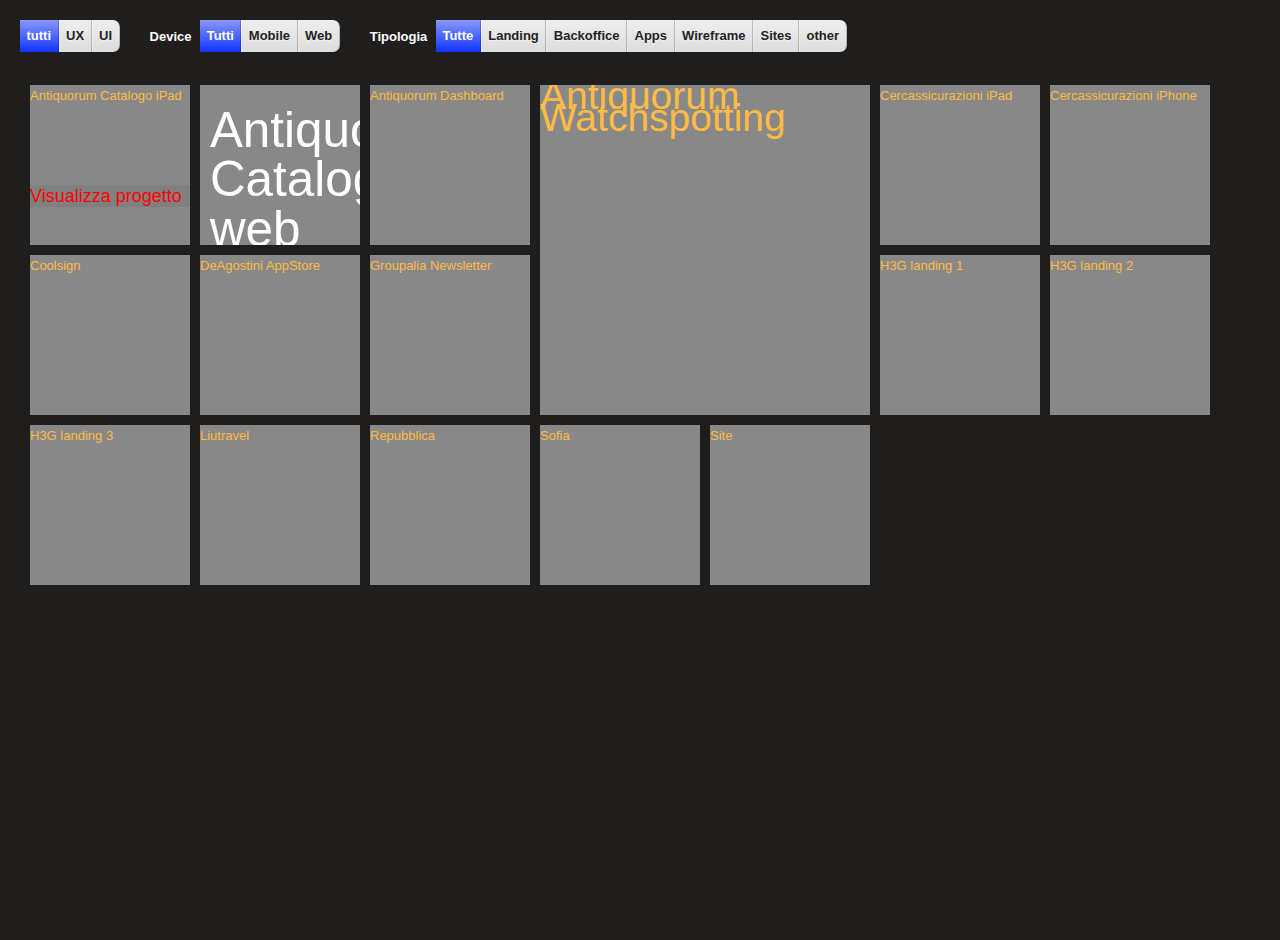
<file: index.html>
<!doctype html>
<html lang="en">
<head>
  
  <meta charset="utf-8" />
  <title>Basic &middot; Isotope Demo</title>
  
  <!--[if lt IE 9]><script src="http://html5shim.googlecode.com/svn/trunk/html5.js"></script><![endif]-->
  
  <link rel="stylesheet" href="css/style.css" />
  

</head>
<body >
  <section id="content">
    
  
    


<section id="options" class="clearfix combo-filters">
  


  
    <div class="option-combo color">
      
      <ul class="filter option-set clearfix " data-filter-group="color"> 
        <li><a href="#filter-job-any" data-filter-value="" class="selected">tutti</a>
        
          <li><a href="#filter-job-red" data-filter-value=".ux">UX</a>
        
          <li><a href="#filter-job-blue" data-filter-value=".ui">UI</a>
        
      </ul>
    </div>
    
     <div class="option-combo shape">
      <h4>Device</h4>
      <ul class="filter option-set clearfix " data-filter-group="shape"> 
        <li><a href="#filter-shape-any" data-filter-value="" class="selected">Tutti</a>
        
          <li><a href="#filter-shape-round" data-filter-value=".mobile">Mobile</a>
        
          <li><a href="#filter-shape-square" data-filter-value=".web">Web</a>
        
      </ul>
    </div>
  
    <div class="option-combo size">
      <h4>Tipologia</h4>
      <ul class="filter option-set clearfix " data-filter-group="size"> 
        <li><a href="#filter-size-any" data-filter-value="" class="selected">Tutte</a>
        
          <li><a href="#filter-size-small" data-filter-value=".landing">Landing</a>
        
          <li><a href="#filter-size-wide" data-filter-value=".backoffice">Backoffice</a>
        
          <li><a href="#filter-size-tall" data-filter-value=".apps">Apps</a>
        
          <li><a href="#filter-size-big" data-filter-value=".wireframe">Wireframe</a>
          
          <li><a href="#filter-size-big" data-filter-value=".sites">Sites</a>
          
          <li><a href="#filter-size-big" data-filter-value=".other">other</a>
        
      </ul>
    </div>
  
   
  

</section> <!-- #options -->

<div id="container" class="clearfix">
  
          
        <div class="element project ui mobile apps">
        	<a class="zoomable">Antiquorum Catalogo iPad</a>
        	<a class="showProject">Visualizza progetto</a>
        </div>
      
        <div class="element project ui ux web wireframe other"><a class="zoomable click symbol clickable">Antiquorum Catalogo web</a></div>
      
        <div class="element project ui web backoffice"><a class="zoomable">Antiquorum Dashboard</a></div>
      
        <div class="element project ui mobile apps large"><a class="zoomable">Antiquorum Watchspotting</a></div>
        
        <div class="element project ui mobile apps"><a class="zoomable">Cercassicurazioni iPad</a></div>
        
        <div class="element project ui mobile apps"><a class="zoomable">Cercassicurazioni iPhone</a></div>
      
        <div class="element project ui web backoffice"><a class="zoomable">Coolsign</a></div>
      
        <div class="element project ux web wireframe"><a class="zoomable">DeAgostini AppStore</a></div>
      
        <div class="element project ui web backoffice"><a class="zoomable">Groupalia Newsletter</a></div>
      
        <div class="element project ui web landing"><a class="zoomable">H3G landing 1</a></div>
      
        <div class="element project ui web landing"><a class="zoomable">H3G landing 2</a></div>
      
        <div class="element project ui web landing"><a class="zoomable">H3G landing 3</a></div>
      
        <div class="element project ui web other"><a class="zoomable">Liutravel</a></div>
      
        <div class="element project ui web other"><a class="zoomable">Repubblica</a></div>
        
        <div class="element project ui web sites"><a class="zoomable">Sofia</a></div>
        
        <div class="element project ui web sites"><a class="zoomable">Site</a></div>
        
        

    

  
</div> <!-- #container -->

<script src="js/jquery-1.7.1.min.js"></script>
<script src="jquery.isotope.min.js"></script>
<script src="js/fake-element.js"></script>

<script>

// vecchio funzionante


    $(function(){
      
      var $container = $('#container');
      
      
      // add randomish size classes
      $container.find('.element').each(function(){
        var $this = $(this),
            number = parseInt( $this.find('.number').text(), 10 );
        if ( number % 7 % 2 === 1 ) {
          $this.addClass('width2');
        }
        if ( number % 3 === 0 ) {
          $this.addClass('height2');
        }
      });
      
      
      $container.isotope({
        itemSelector: '.element',
        masonry : {
          columnWidth : 10,
          rowHeight: 10
        }
      });
      
      /*
      $('#container').isotope({
	      layoutMode: 'cellsByColumn',
	      cellsByRow: {
		      columnWidth: 240,
		      rowHeight: 360
		      }
	  });
      
      */
      
      
      
      // change size of clicked element
      $container.delegate( '.zoomable', 'click', function(){
        $(this).parent('.element').toggleClass('large');
        $container.isotope('reLayout');
      });

      // toggle variable sizes of all elements
      $('#toggle-sizes').find('.click').click(function(){
        $container
          .toggleClass('variable-sizes')
          .isotope('reLayout');
        return false;
      });

      
    });
 
  


  $(function(){
    
    var $container = $('#container'),
        filters = {};

    

    // filter buttons
    $('.filter a').click(function(){
      var $this = $(this);
      // don't proceed if already selected
      if ( $this.hasClass('selected') ) {
        return;
      }
      
      var $optionSet = $this.parents('.option-set');
      // change selected class
      $optionSet.find('.selected').removeClass('selected');
      $this.addClass('selected');
      
      // store filter value in object
      // i.e. filters.color = 'red'
      var group = $optionSet.attr('data-filter-group');
      filters[ group ] = $this.attr('data-filter-value');
      // convert object into array
      var isoFilters = [];
      for ( var prop in filters ) {
        isoFilters.push( filters[ prop ] )
      }
      var selector = isoFilters.join('');
      $container.isotope({ filter: selector });

      return false;
    });
    
});
  

</script>
</body>
</html>
</file>
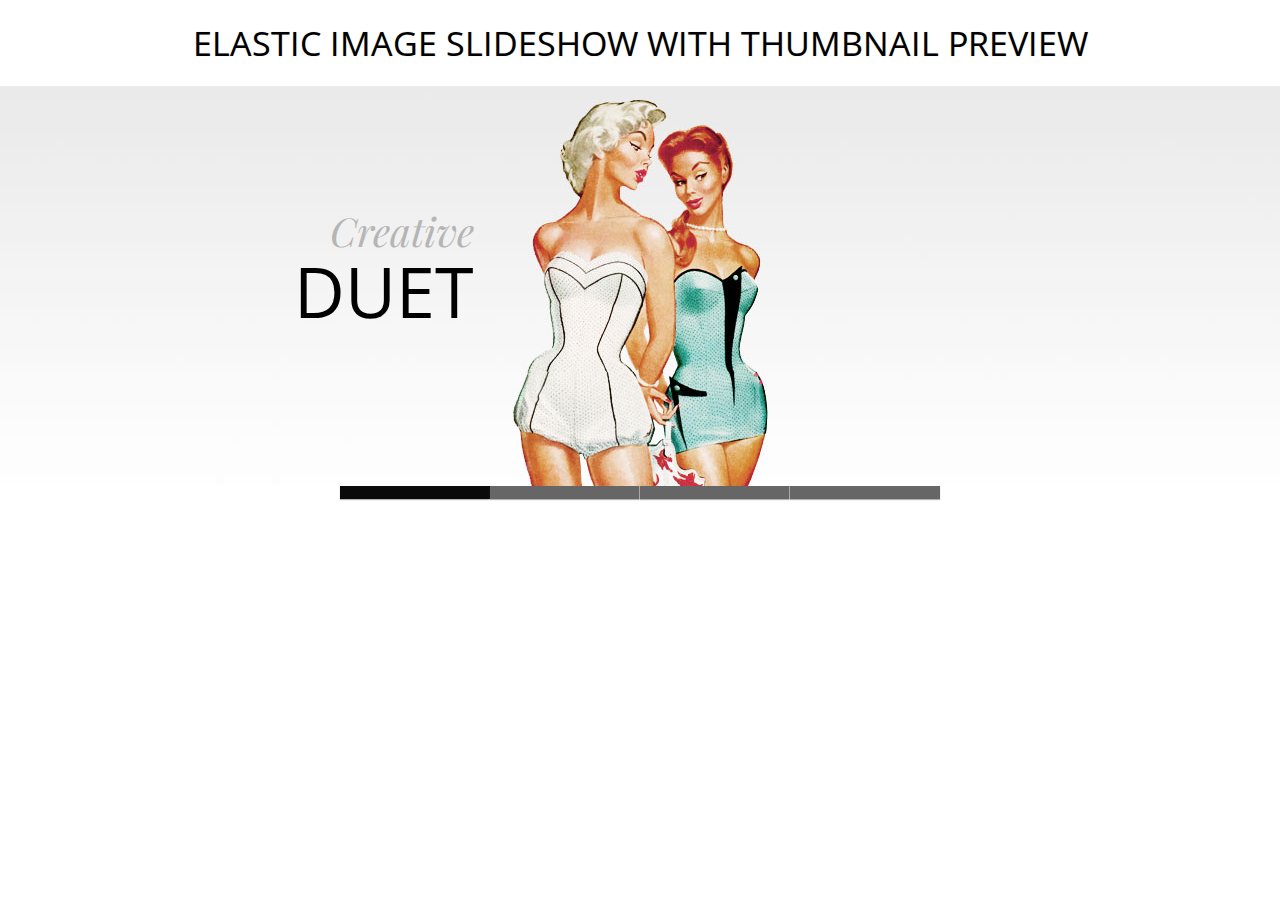
<file: ElasticSlideshow/index.html>
<!DOCTYPE html>
<html lang="en">
    <head>
        <title>Elastic Image Slideshow with Thumbnail Preview</title>
        <meta charset="UTF-8" />
        <meta http-equiv="X-UA-Compatible" content="IE=edge,chrome=1"> 
        <meta name="viewport" content="width=device-width, initial-scale=1.0"> 
        <meta name="description" content="Elastic Image Slideshow with Thumbnail Preview" />
        <meta name="keywords" content="jquery, css3, responsive, image, slider, slideshow, thumbnails, preview, elastic" />
        <meta name="author" content="Codrops" />
        <link rel="shortcut icon" href="../favicon.ico"> 
        <link rel="stylesheet" type="text/css" href="css/demo.css" />
        <link rel="stylesheet" type="text/css" href="css/style.css" />
        <link href='http://fonts.googleapis.com/css?family=Open+Sans+Condensed:300|Playfair+Display:400italic' rel='stylesheet' type='text/css' />
		<noscript>
			<link rel="stylesheet" type="text/css" href="css/noscript.css" />
		</noscript>
   </head>
    <body>
        <div class="container">
            
            <h1>Elastic Image Slideshow with Thumbnail Preview</h1>
            <div class="wrapper">
                <div id="ei-slider" class="ei-slider">
                    <ul class="ei-slider-large">
                        <li>
                            <img src="images/large/1.jpg" alt="image01" />
                            <div class="ei-title">
                                <h2>Creative</h2>
                                <h3>Duet</h3>
                            </div>
                        </li>
                        <li>
                            <img src="images/large/2.jpg" alt="image02" />
                            <div class="ei-title">
                                <h2>Friendly</h2>
                                <h3>Devil</h3>
                            </div>
                        </li>
                        <li>
                            <img src="images/large/3.jpg" alt="image03"/>
                            <div class="ei-title">
                                <h2>Tranquilent</h2>
                                <h3>Compatriot</h3>
                            </div>
                        </li>
                        <li>
                            <img src="images/large/4.jpg" alt="image04"/>
                            <div class="ei-title">
                                <h2>Insecure</h2>
                                <h3>Hussler</h3>
                            </div>
                        </li>
                        <!--
                        <li>
                            <img src="images/large/5.jpg" alt="image05"/>
                            <div class="ei-title">
                                <h2>Loving</h2>
                                <h3>Rebel</h3>
                            </div>
                        </li>
                        <li>
                            <img src="images/large/6.jpg" alt="image06"/>
                            <div class="ei-title">
                                <h2>Passionate</h2>
                                <h3>Seeker</h3>
                            </div>
                        </li>
                        
                        <li>
                            <img src="images/large/7.jpg" alt="image07"/>
                            <div class="ei-title">
                                <h2>Crazy</h2>
								<h3>Friend</h3>
                            </div>
                        </li>
                        -->
                    </ul><!-- ei-slider-large -->
                    <ul class="ei-slider-thumbs">
                        <li class="ei-slider-element">Current</li>
                        <li><a href="#">Slide 1</a><img src="images/thumbs/1.jpg" alt="thumb01" /></li>
                        <li><a href="#">Slide 2</a><img src="images/thumbs/2.jpg" alt="thumb02" /></li>
                        <li><a href="#">Slide 3</a><img src="images/thumbs/3.jpg" alt="thumb03" /></li>
                        <li><a href="#">Slide 4</a><img src="images/thumbs/4.jpg" alt="thumb04" /></li>
                         <!--
                        <li><a href="#">Slide 5</a><img src="images/thumbs/5.jpg" alt="thumb05" /></li>
                        <li><a href="#">Slide 6</a><img src="images/thumbs/6.jpg" alt="thumb06" /></li>
                        <li><a href="#">Slide 7</a><img src="images/thumbs/7.jpg" alt="thumb07" /></li> -->
                    </ul><!-- ei-slider-thumbs -->
                </div><!-- ei-slider -->
                
            </div><!-- wrapper -->
        </div>
        <script type="text/javascript" src="http://ajax.googleapis.com/ajax/libs/jquery/1.7.0/jquery.min.js"></script>
        <script type="text/javascript" src="js/jquery.eislideshow.js"></script>
        <script type="text/javascript" src="js/jquery.easing.1.3.js"></script>
        <script type="text/javascript">
            $(function() {
                $('#ei-slider').eislideshow({
					easing		: 'easeOutExpo',
					titleeasing	: 'easeOutExpo',
					titlespeed	: 1200
                });
            });
        </script>
    </body>
</html>
</file>
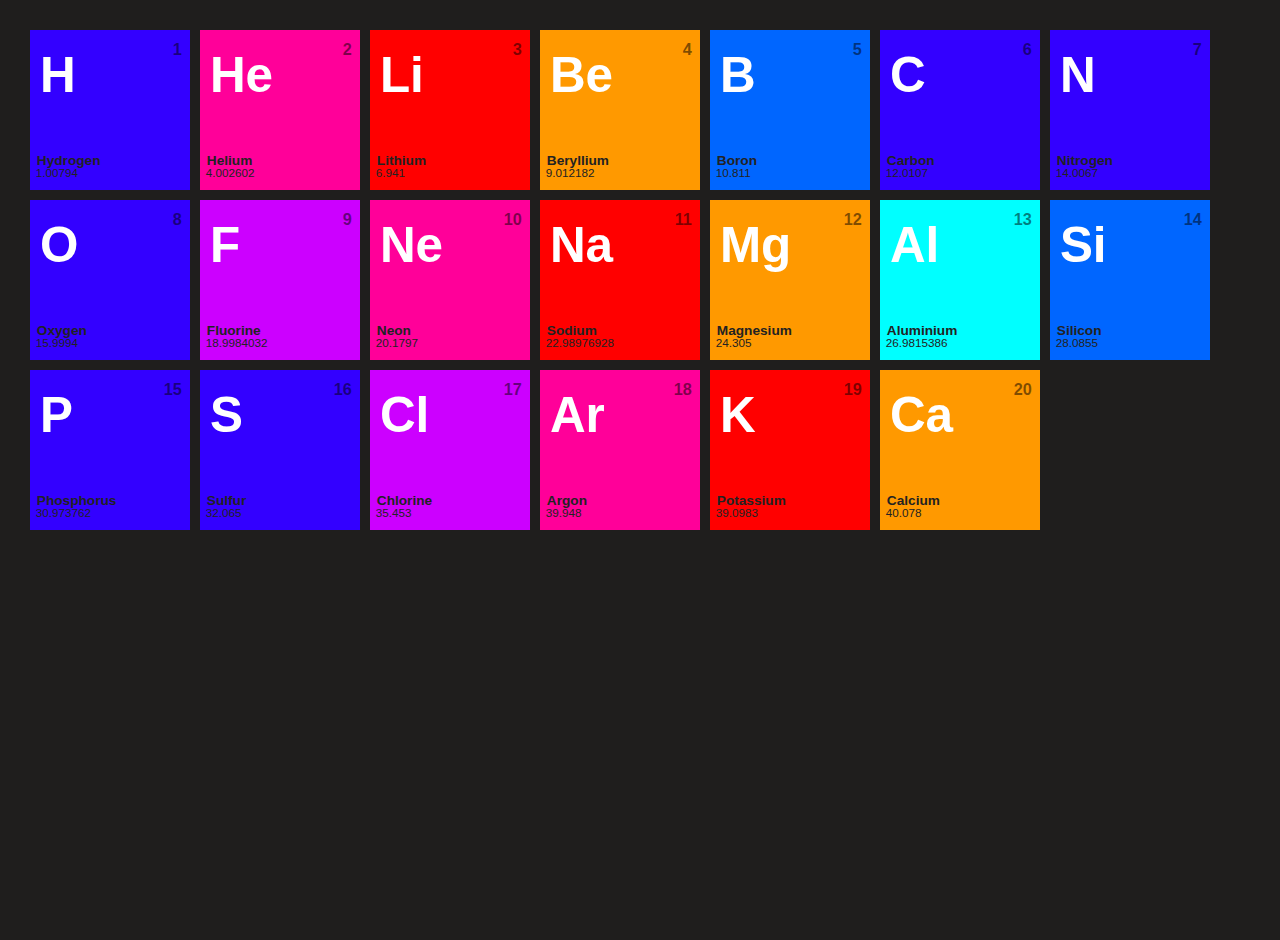
<file: base.html>
<!doctype html>
<html lang="en">
<head>
  
  <meta charset="utf-8" />
  <title>Basic &middot; Isotope Demo</title>
  
  <!--[if lt IE 9]><script src="http://html5shim.googlecode.com/svn/trunk/html5.js"></script><![endif]-->
  
  <link rel="stylesheet" href="css/style.css" />
  

</head>
<body >
  
  
  
  
  <section id="content">

  
  <div id="container">
    
          
    <div class="element other nonmetal   " data-symbol="H" data-category="other">
      <p class="number">1</p>
      <h3 class="symbol">H</h3>
      <h2 class="name">Hydrogen</h2>
      <p class="weight">1.00794</p>
    </div>
    
          
    <div class="element noble-gas nonmetal   " data-symbol="He" data-category="noble-gas">
      <p class="number">2</p>
      <h3 class="symbol">He</h3>
      <h2 class="name">Helium</h2>
      <p class="weight">4.002602</p>
    </div>
    
          
    <div class="element alkali metal   " data-symbol="Li" data-category="alkali">
      <p class="number">3</p>
      <h3 class="symbol">Li</h3>
      <h2 class="name">Lithium</h2>
      <p class="weight">6.941</p>
    </div>
    
          
    <div class="element alkaline-earth metal   " data-symbol="Be" data-category="alkaline-earth">
      <p class="number">4</p>
      <h3 class="symbol">Be</h3>
      <h2 class="name">Beryllium</h2>
      <p class="weight">9.012182</p>
    </div>
    
          
    <div class="element metalloid   " data-symbol="B" data-category="metalloid">
      <p class="number">5</p>
      <h3 class="symbol">B</h3>
      <h2 class="name">Boron</h2>
      <p class="weight">10.811</p>
    </div>
    
          
    <div class="element other nonmetal   " data-symbol="C" data-category="other">
      <p class="number">6</p>
      <h3 class="symbol">C</h3>
      <h2 class="name">Carbon</h2>
      <p class="weight">12.0107</p>
    </div>
    
          
    <div class="element other nonmetal   " data-symbol="N" data-category="other">
      <p class="number">7</p>
      <h3 class="symbol">N</h3>
      <h2 class="name">Nitrogen</h2>
      <p class="weight">14.0067</p>
    </div>
    
          
    <div class="element other nonmetal   " data-symbol="O" data-category="other">
      <p class="number">8</p>
      <h3 class="symbol">O</h3>
      <h2 class="name">Oxygen</h2>
      <p class="weight">15.9994</p>
    </div>
    
          
    <div class="element halogen nonmetal   " data-symbol="F" data-category="halogen">
      <p class="number">9</p>
      <h3 class="symbol">F</h3>
      <h2 class="name">Fluorine</h2>
      <p class="weight">18.9984032</p>
    </div>
    
          
    <div class="element noble-gas nonmetal   " data-symbol="Ne" data-category="noble-gas">
      <p class="number">10</p>
      <h3 class="symbol">Ne</h3>
      <h2 class="name">Neon</h2>
      <p class="weight">20.1797</p>
    </div>
    
          
    <div class="element alkali metal   " data-symbol="Na" data-category="alkali">
      <p class="number">11</p>
      <h3 class="symbol">Na</h3>
      <h2 class="name">Sodium</h2>
      <p class="weight">22.98976928</p>
    </div>
    
          
    <div class="element alkaline-earth metal   " data-symbol="Mg" data-category="alkaline-earth">
      <p class="number">12</p>
      <h3 class="symbol">Mg</h3>
      <h2 class="name">Magnesium</h2>
      <p class="weight">24.305</p>
    </div>
    
          
    <div class="element post-transition metal   " data-symbol="Al" data-category="post-transition">
      <p class="number">13</p>
      <h3 class="symbol">Al</h3>
      <h2 class="name">Aluminium</h2>
      <p class="weight">26.9815386</p>
    </div>
    
          
    <div class="element metalloid   " data-symbol="Si" data-category="metalloid">
      <p class="number">14</p>
      <h3 class="symbol">Si</h3>
      <h2 class="name">Silicon</h2>
      <p class="weight">28.0855</p>
    </div>
    
          
    <div class="element other nonmetal   " data-symbol="P" data-category="other">
      <p class="number">15</p>
      <h3 class="symbol">P</h3>
      <h2 class="name">Phosphorus</h2>
      <p class="weight">30.973762</p>
    </div>
    
          
    <div class="element other nonmetal   " data-symbol="S" data-category="other">
      <p class="number">16</p>
      <h3 class="symbol">S</h3>
      <h2 class="name">Sulfur</h2>
      <p class="weight">32.065</p>
    </div>
    
          
    <div class="element halogen nonmetal   " data-symbol="Cl" data-category="halogen">
      <p class="number">17</p>
      <h3 class="symbol">Cl</h3>
      <h2 class="name">Chlorine</h2>
      <p class="weight">35.453</p>
    </div>
    
          
    <div class="element noble-gas nonmetal   " data-symbol="Ar" data-category="noble-gas">
      <p class="number">18</p>
      <h3 class="symbol">Ar</h3>
      <h2 class="name">Argon</h2>
      <p class="weight">39.948</p>
    </div>
    
          
    <div class="element alkali metal   " data-symbol="K" data-category="alkali">
      <p class="number">19</p>
      <h3 class="symbol">K</h3>
      <h2 class="name">Potassium</h2>
      <p class="weight">39.0983</p>
    </div>
    
          
    <div class="element alkaline-earth metal   " data-symbol="Ca" data-category="alkaline-earth">
      <p class="number">20</p>
      <h3 class="symbol">Ca</h3>
      <h2 class="name">Calcium</h2>
      <p class="weight">40.078</p>
    </div>
    
  </div> <!-- #container -->
  
  <script src="js/jquery-1.7.1.min.js"></script>
  <script src="jquery.isotope.min.js"></script>
  <script>
    $(function(){
      
      var $container = $('#container');
      
      $container.isotope({
        itemSelector: '.element'
      });
      
    });
  </script>
  

    
  </section> <!-- #content -->

  
</body>
</html>
</file>
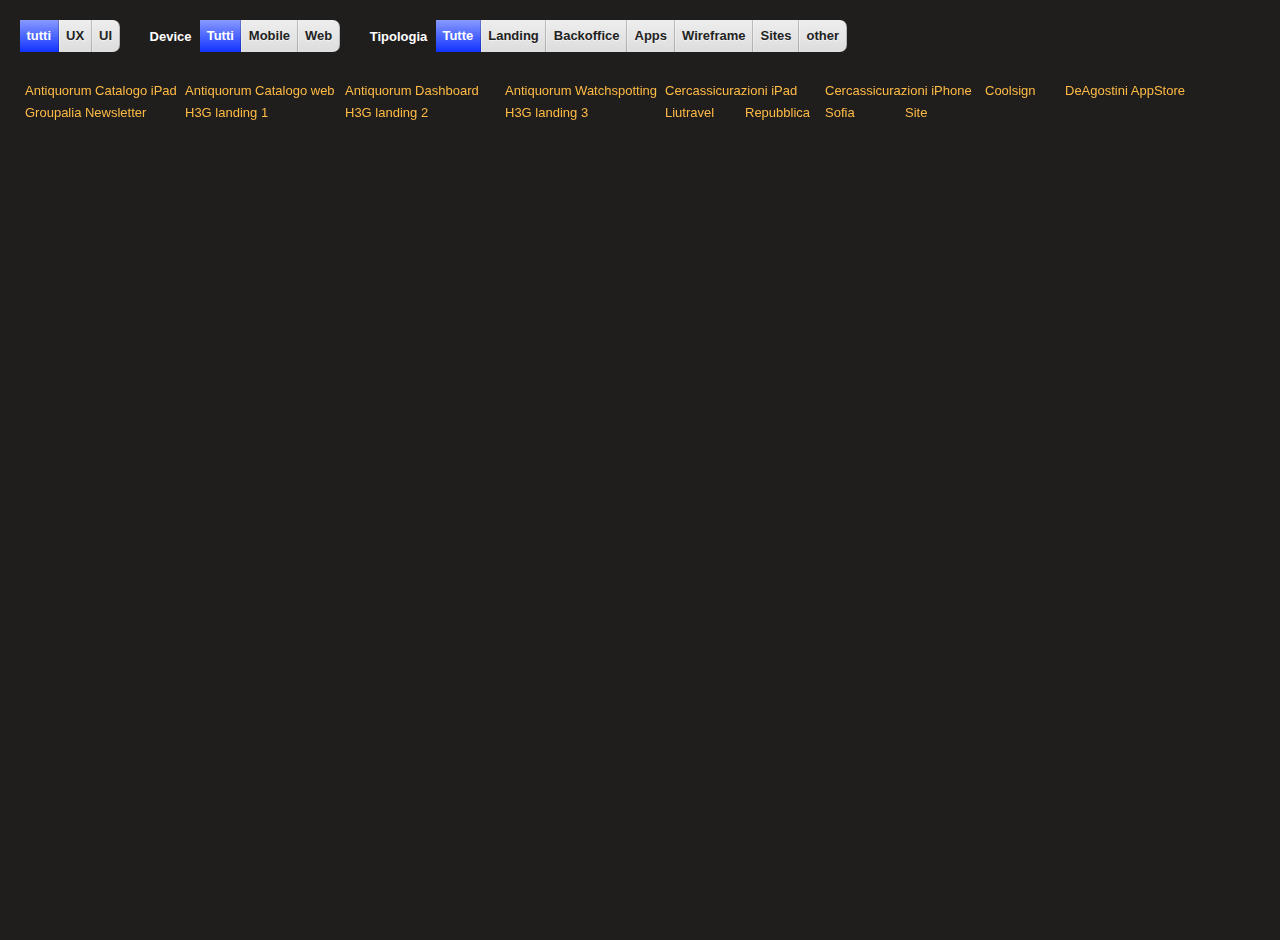
<file: combinationFilter.html>
<!doctype html>
<html lang="en">
<head>
  
  <meta charset="utf-8" />
  <title>Basic &middot; Isotope Demo</title>
  
  <!--[if lt IE 9]><script src="http://html5shim.googlecode.com/svn/trunk/html5.js"></script><![endif]-->
  
  <link rel="stylesheet" href="css/style.css" />
  

</head>
<body >
  <section id="content">
    
  
    


<section id="options" class="clearfix combo-filters">
  


  
    <div class="option-combo color">
      
      <ul class="filter option-set clearfix " data-filter-group="color"> 
        <li><a href="#filter-job-any" data-filter-value="" class="selected">tutti</a>
        
          <li><a href="#filter-job-red" data-filter-value=".ux">UX</a>
        
          <li><a href="#filter-job-blue" data-filter-value=".ui">UI</a>
        
      </ul>
    </div>
    
     <div class="option-combo shape">
      <h4>Device</h4>
      <ul class="filter option-set clearfix " data-filter-group="shape"> 
        <li><a href="#filter-shape-any" data-filter-value="" class="selected">Tutti</a>
        
          <li><a href="#filter-shape-round" data-filter-value=".mobile">Mobile</a>
        
          <li><a href="#filter-shape-square" data-filter-value=".web">Web</a>
        
      </ul>
    </div>
  
    <div class="option-combo size">
      <h4>Tipologia</h4>
      <ul class="filter option-set clearfix " data-filter-group="size"> 
        <li><a href="#filter-size-any" data-filter-value="" class="selected">Tutte</a>
        
          <li><a href="#filter-size-small" data-filter-value=".landing">Landing</a>
        
          <li><a href="#filter-size-wide" data-filter-value=".backoffice">Backoffice</a>
        
          <li><a href="#filter-size-tall" data-filter-value=".apps">Apps</a>
        
          <li><a href="#filter-size-big" data-filter-value=".wireframe">Wireframe</a>
          
          <li><a href="#filter-size-big" data-filter-value=".sites">Sites</a>
          
          <li><a href="#filter-size-big" data-filter-value=".other">other</a>
        
      </ul>
    </div>
  
   
  

</section> <!-- #options -->

<div id="container" class="clearfix">
  
          
        <div class="project ui mobile apps"><a class="click">Antiquorum Catalogo iPad</a></div>
      
        <div class="project ui ux web wireframe other"><a class="click symbol clickable">Antiquorum Catalogo web</a></div>
      
        <div class="project ui web backoffice"><a class="click">Antiquorum Dashboard</a></div>
      
        <div class="project ui mobile apps"><a class="click">Antiquorum Watchspotting</a></div>
        
        <div class="project ui mobile apps"><a class="click">Cercassicurazioni iPad</a></div>
        
        <div class="project ui mobile apps"><a class="click">Cercassicurazioni iPhone</a></div>
      
        <div class="project ui web backoffice"><a class="click">Coolsign</a></div>
      
        <div class="project ux web wireframe"><a class="click">DeAgostini AppStore</a></div>
      
        <div class="project ui web backoffice"><a class="click">Groupalia Newsletter</a></div>
      
        <div class="project ui web landing"><a class="click">H3G landing 1</a></div>
      
        <div class="project ui web landing"><a class="click">H3G landing 2</a></div>
      
        <div class="project ui web landing"><a class="click">H3G landing 3</a></div>
      
        <div class="project ui web other"><a class="click">Liutravel</a></div>
      
        <div class="project ui web other"><a class="click">Repubblica</a></div>
        
        <div class="project ui web sites"><a class="click">Sofia</a></div>
        
        <div class="project ui web sites"><a class="click">Site</a></div>
      
  
</div> <!-- #container -->

<script src="js/jquery-1.7.1.min.js"></script>
<script src="jquery.isotope.min.js"></script>
<script src="js/fake-element.js"></script>

<script>


// vecchio funzionante



  $(function(){
    
    var $container = $('#container'),
        filters = {};

    $container.isotope({
      itemSelector : '.project',
      masonry: {
        columnWidth: 80
      }
    });

    // filter buttons
    $('.filter a').click(function(){
      var $this = $(this);
      // don't proceed if already selected
      if ( $this.hasClass('selected') ) {
        return;
      }
      
      var $optionSet = $this.parents('.option-set');
      // change selected class
      $optionSet.find('.selected').removeClass('selected');
      $this.addClass('selected');
      
      // store filter value in object
      // i.e. filters.color = 'red'
      var group = $optionSet.attr('data-filter-group');
      filters[ group ] = $this.attr('data-filter-value');
      // convert object into array
      var isoFilters = [];
      for ( var prop in filters ) {
        isoFilters.push( filters[ prop ] )
      }
      var selector = isoFilters.join('');
      $container.isotope({ filter: selector });

      return false;
    });
    
    
    
    
    // change size of clicked element
      $container.delegate( '.element', 'click', function(){
        $(this).toggleClass('large');
        $container.isotope('reLayout');
      });

      // toggle variable sizes of all elements
      $('#toggle-sizes').find('a').click(function(){
        $container
          .toggleClass('variable-sizes')
          .isotope('reLayout');
        return false;
      });


    
      $('#insert a').click(function(){
        var $newEls = $( fakeElement.getGroup() );
        $container.isotope( 'insert', $newEls );

        return false;
      });

      $('#append a').click(function(){
        var $newEls = $( fakeElement.getGroup() );
        $container.append( $newEls ).isotope( 'appended', $newEls );

        return false;
      });


    var $sortBy = $('#sort-by');
    $('#shuffle a').click(function(){
      $container.isotope('shuffle');
      $sortBy.find('.selected').removeClass('selected');
      $sortBy.find('[data-option-value="random"]').addClass('selected');
      return false;
    });

  });
  




</script>  

<!-- 
<script>
  $(function(){
    
    var $container = $('#container');
    
    
      // add randomish size classes
      $container.find('.element').each(function(){
        var $this = $(this),
            number = parseInt( $this.find('.number').text(), 10 );
        if ( number % 7 % 2 === 1 ) {
          $this.addClass('width2');
        }
        if ( number % 3 === 0 ) {
          $this.addClass('height2');
        }
      });
    
    $container.isotope({
      itemSelector : '.element',
      masonry : {
        columnWidth : 120
      },
      masonryHorizontal : {
        rowHeight: 120
      },
      cellsByRow : {
        columnWidth : 240,
        rowHeight : 240
      },
      cellsByColumn : {
        columnWidth : 240,
        rowHeight : 240
      },
      getSortData : {
        symbol : function( $elem ) {
          return $elem.attr('data-symbol');
        },
        category : function( $elem ) {
          return $elem.attr('data-category');
        },
        number : function( $elem ) {
          return parseInt( $elem.find('.number').text(), 10 );
        },
        weight : function( $elem ) {
          return parseFloat( $elem.find('.weight').text().replace( /[\(\)]/g, '') );
        },
        name : function ( $elem ) {
          return $elem.find('.name').text();
        }
      }
    });
    
    
      var $optionSets = $('#options .option-set'),
          $optionLinks = $optionSets.find('a');

      $optionLinks.click(function(){
        var $this = $(this);
        // don't proceed if already selected
        if ( $this.hasClass('selected') ) {
          return false;
        }
        var $optionSet = $this.parents('.option-set');
        $optionSet.find('.selected').removeClass('selected');
        $this.addClass('selected');
  
        // make option object dynamically, i.e. { filter: '.my-filter-class' }
        var options = {},
            key = $optionSet.attr('data-option-key'),
            value = $this.attr('data-option-value');
        // parse 'false' as false boolean
        value = value === 'false' ? false : value;
        options[ key ] = value;
        if ( key === 'layoutMode' && typeof changeLayoutMode === 'function' ) {
          // changes in layout modes need extra logic
          changeLayoutMode( $this, options )
        } else {
          // otherwise, apply new options
          $container.isotope( options );
        }
        
        return false;
      });


    
      // change layout
      var isHorizontal = false;
      function changeLayoutMode( $link, options ) {
        var wasHorizontal = isHorizontal;
        isHorizontal = $link.hasClass('horizontal');

        if ( wasHorizontal !== isHorizontal ) {
          // orientation change
          // need to do some clean up for transitions and sizes
          var style = isHorizontal ? 
            { height: '80%', width: $container.width() } : 
            { width: 'auto' };
          // stop any animation on container height / width
          $container.filter(':animated').stop();
          // disable transition, apply revised style
          $container.addClass('no-transition').css( style );
          setTimeout(function(){
            $container.removeClass('no-transition').isotope( options );
          }, 100 )
        } else {
          $container.isotope( options );
        }
      }


    
      // change size of clicked element
      $container.delegate( '.element', 'click', function(){
        $(this).toggleClass('large');
        $container.isotope('reLayout');
      });

      // toggle variable sizes of all elements
      $('#toggle-sizes').find('a').click(function(){
        $container
          .toggleClass('variable-sizes')
          .isotope('reLayout');
        return false;
      });


    
      $('#insert a').click(function(){
        var $newEls = $( fakeElement.getGroup() );
        $container.isotope( 'insert', $newEls );

        return false;
      });

      $('#append a').click(function(){
        var $newEls = $( fakeElement.getGroup() );
        $container.append( $newEls ).isotope( 'appended', $newEls );

        return false;
      });


    var $sortBy = $('#sort-by');
    $('#shuffle a').click(function(){
      $container.isotope('shuffle');
      $sortBy.find('.selected').removeClass('selected');
      $sortBy.find('[data-option-value="random"]').addClass('selected');
      return false;
    });


  });
  
  
  -->
</script>
  
</body>
</html>
</file>
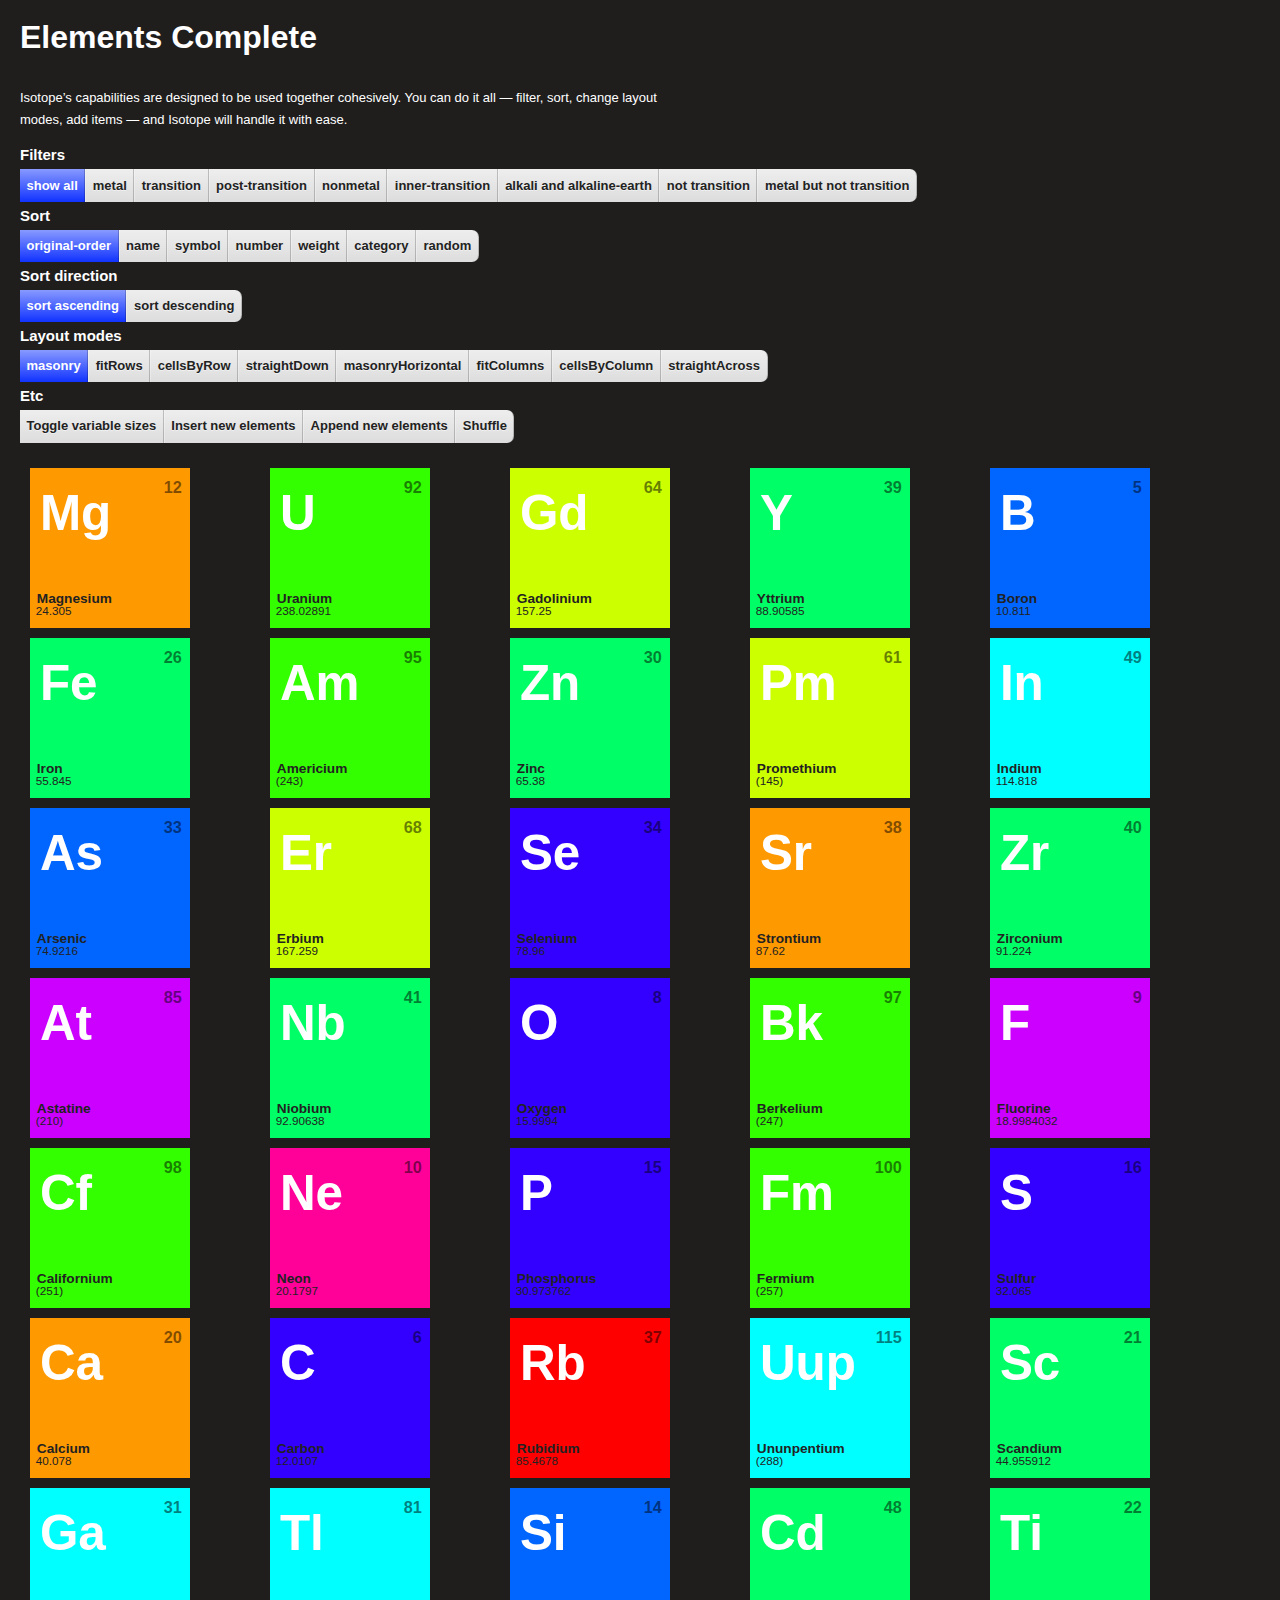
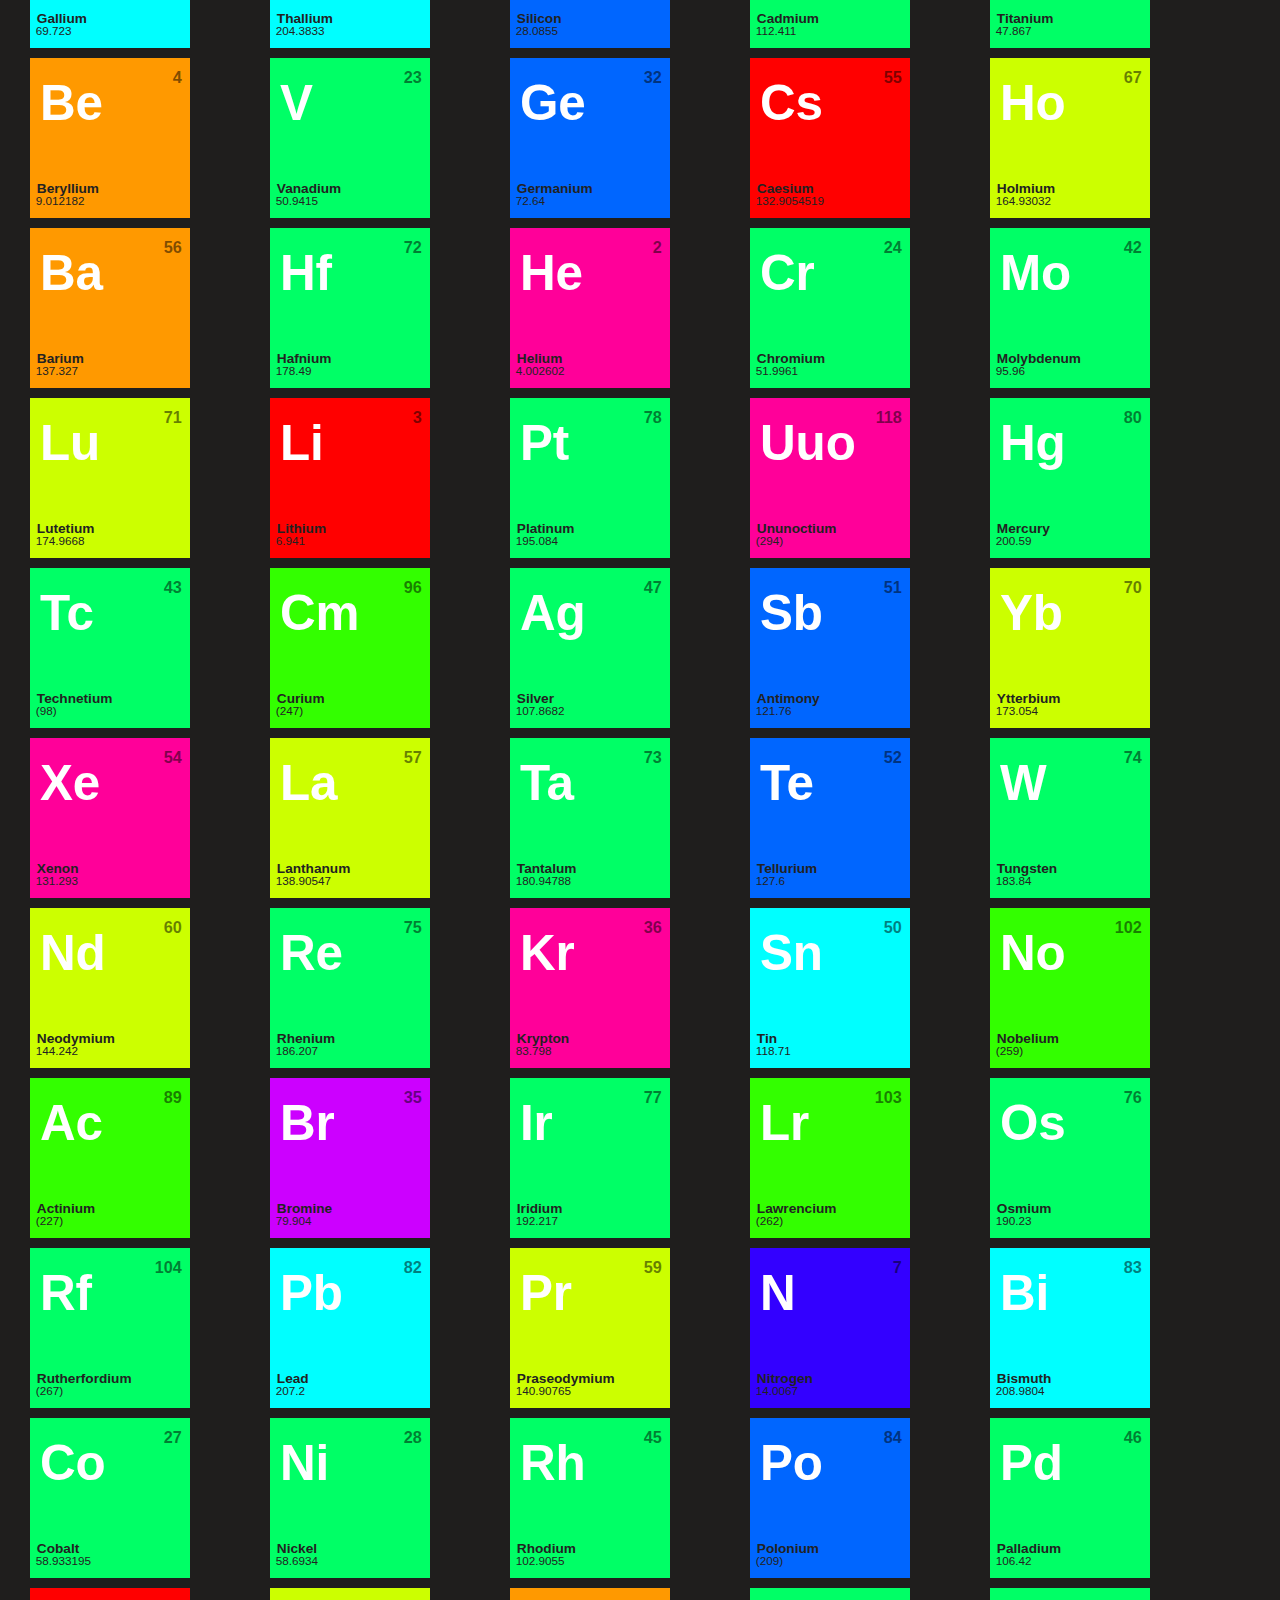
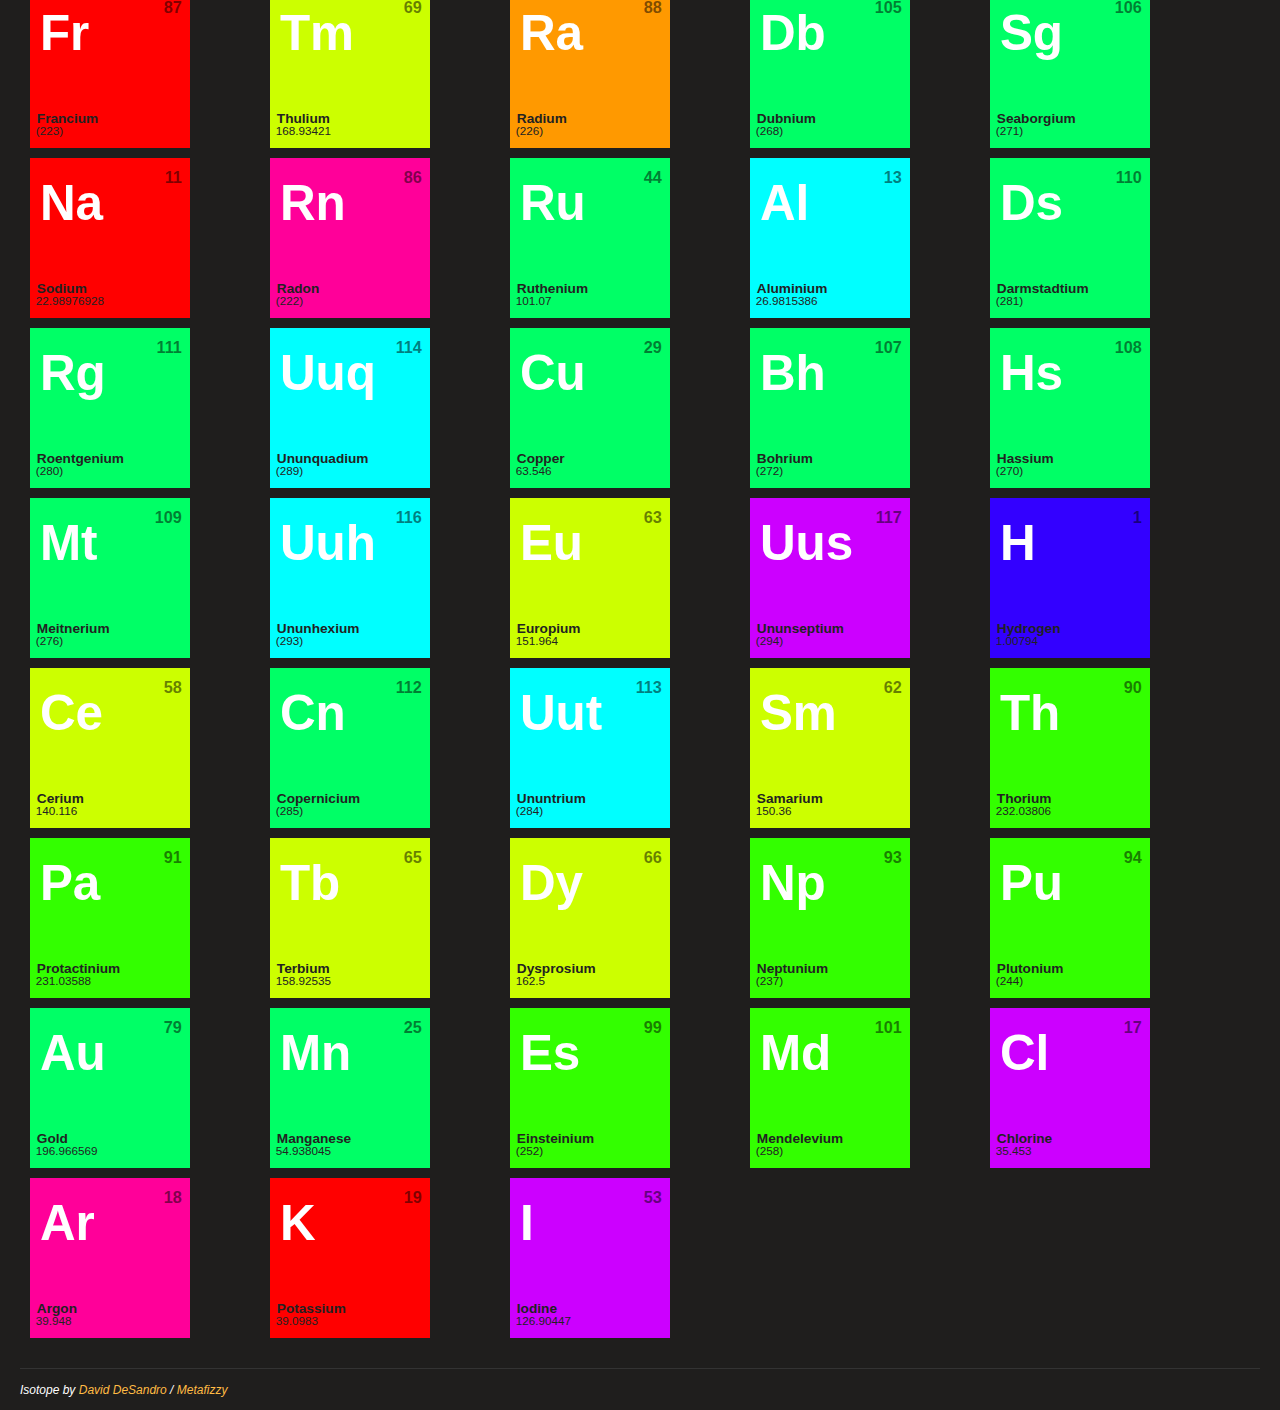
<file: complete.html>
<!doctype html>
<html lang="en">
<head>
  
  <meta charset="utf-8" />
  <title>Basic &middot; Isotope Demo</title>
  
  <!--[if lt IE 9]><script src="http://html5shim.googlecode.com/svn/trunk/html5.js"></script><![endif]-->
  
  <link rel="stylesheet" href="css/style.css" />
  

</head>
<body >
   <section id="content">
    
      <h1>Elements Complete</h1>
    

    <section id="copy">
  <p>Isotope&rsquo;s capabilities are designed to be used together cohesively. You can do it all &mdash; filter, sort, change layout modes, add items &mdash; and Isotope will handle it with ease.</p>
</section>

<section id="options" class="clearfix">

  
      <h3>Filters</h3>

      <ul id="filters" class="option-set clearfix" data-option-key="filter">
        <li><a href="#filter" data-option-value="*" class="selected">show all</a></li>
        <li><a href="#filter" data-option-value=".metal">metal</a></li>
        <li><a href="#filter" data-option-value=".transition">transition</a></li>
        <li><a href="#filter" data-option-value=".post-transition">post-transition</a></li>
        <li><a href="#filter" data-option-value=".nonmetal">nonmetal</a></li>
        <li><a href="#filter" data-option-value=".inner-transition">inner-transition</a></li>
        <li><a href="#filter" data-option-value=".alkali, .alkaline-earth">alkali and alkaline-earth</a></li>
        <li><a href="#filter" data-option-value=":not(.transition)">not transition</a></li>
        <li><a href="#filter" data-option-value=".metal:not(.transition)">metal but not transition</a></li>
      </ul>


  
    <h3>Sort</h3>

    <ul id="sort-by" class="option-set clearfix" data-option-key="sortBy">
      <li><a href="#sortBy=original-order" data-option-value="original-order" class="selected" data>original-order</a></li>
      <li><a href="#sortBy=name" data-option-value="name">name</a></li>
      <li><a href="#sortBy=symbol" data-option-value="symbol">symbol</a></li>
      <li><a href="#sortBy=number" data-option-value="number">number</a></li>
      <li><a href="#sortBy=weight"  data-option-value="weight">weight</a></li>
      <li><a href="#sortBy=category" data-option-value="category">category</a></li>
      <li><a href="#sortBy=random" data-option-value="random">random</a></li>
    </ul>

    <h3>Sort direction</h3>

    <ul id="sort-direction" class="option-set clearfix" data-option-key="sortAscending">
      <li><a href="#sortAscending=true" data-option-value="true" class="selected">sort ascending</a></li>
      <li><a href="#sortAscending=false" data-option-value="false">sort descending</a></li>
    </ul>


  
    <h3>Layout modes</h3>

    <ul id="layouts" class="option-set clearfix" data-option-key="layoutMode">
      <li><a href="#masonry" data-option-value="masonry" class="selected">masonry</a></li>
      <li><a href="#fitRows" data-option-value="fitRows">fitRows</a></li>
      <li><a href="#cellsByRow" data-option-value="cellsByRow">cellsByRow</a></li>
      <li><a href="#straightDown" data-option-value="straightDown">straightDown</a></li>
      <li><a href="#masonryHorizontal" data-option-value="masonryHorizontal" class="horizontal">masonryHorizontal</a></li>
      <li><a href="#fitColumns" data-option-value="fitColumns" class="horizontal">fitColumns</a></li>
      <li><a href="#cellsByColumn" data-option-value="cellsByColumn" class="horizontal">cellsByColumn</a></li>
      <li><a href="#straightAcross" data-option-value="straightAcross" class="horizontal">straightAcross</a></li>
    </ul>


  <h3>Etc</h3>

  <ul id="etc" class="clearfix">
    <li id="toggle-sizes"><a href="#toggle-sizes">Toggle variable sizes</a></li>
    <li id="insert"><a href="#insert">Insert new elements</a></li>
    <li id="append"><a href='#append'>Append new elements</a></li>
    <li id="shuffle"><a href='#shuffle'>Shuffle</a></li>
  </ul>

</section> <!-- #options -->

<div id="container" class="clickable clearfix">
  
    
        
    <div class="element alkaline-earth metal   " data-symbol="Mg" data-category="alkaline-earth">
      <p class="number">12</p>
      <h3 class="symbol">Mg</h3>
      <h2 class="name">Magnesium</h2>
      <p class="weight">24.305</p>
    </div>
  
    
        
    <div class="element actinoid metal inner-transition   " data-symbol="U" data-category="actinoid">
      <p class="number">92</p>
      <h3 class="symbol">U</h3>
      <h2 class="name">Uranium</h2>
      <p class="weight">238.02891</p>
    </div>
  
    
        
    <div class="element lanthanoid metal inner-transition   " data-symbol="Gd" data-category="lanthanoid">
      <p class="number">64</p>
      <h3 class="symbol">Gd</h3>
      <h2 class="name">Gadolinium</h2>
      <p class="weight">157.25</p>
    </div>
  
    
        
    <div class="element transition metal   " data-symbol="Y" data-category="transition">
      <p class="number">39</p>
      <h3 class="symbol">Y</h3>
      <h2 class="name">Yttrium</h2>
      <p class="weight">88.90585</p>
    </div>
  
    
        
    <div class="element metalloid   " data-symbol="B" data-category="metalloid">
      <p class="number">5</p>
      <h3 class="symbol">B</h3>
      <h2 class="name">Boron</h2>
      <p class="weight">10.811</p>
    </div>
  
    
        
    <div class="element transition metal   " data-symbol="Fe" data-category="transition">
      <p class="number">26</p>
      <h3 class="symbol">Fe</h3>
      <h2 class="name">Iron</h2>
      <p class="weight">55.845</p>
    </div>
  
    
        
    <div class="element actinoid metal inner-transition   " data-symbol="Am" data-category="actinoid">
      <p class="number">95</p>
      <h3 class="symbol">Am</h3>
      <h2 class="name">Americium</h2>
      <p class="weight">(243)</p>
    </div>
  
    
        
    <div class="element transition metal   " data-symbol="Zn" data-category="transition">
      <p class="number">30</p>
      <h3 class="symbol">Zn</h3>
      <h2 class="name">Zinc</h2>
      <p class="weight">65.38</p>
    </div>
  
    
        
    <div class="element lanthanoid metal inner-transition   " data-symbol="Pm" data-category="lanthanoid">
      <p class="number">61</p>
      <h3 class="symbol">Pm</h3>
      <h2 class="name">Promethium</h2>
      <p class="weight">(145)</p>
    </div>
  
    
        
    <div class="element post-transition metal   " data-symbol="In" data-category="post-transition">
      <p class="number">49</p>
      <h3 class="symbol">In</h3>
      <h2 class="name">Indium</h2>
      <p class="weight">114.818</p>
    </div>
  
    
        
    <div class="element metalloid   " data-symbol="As" data-category="metalloid">
      <p class="number">33</p>
      <h3 class="symbol">As</h3>
      <h2 class="name">Arsenic</h2>
      <p class="weight">74.9216</p>
    </div>
  
    
        
    <div class="element lanthanoid metal inner-transition   " data-symbol="Er" data-category="lanthanoid">
      <p class="number">68</p>
      <h3 class="symbol">Er</h3>
      <h2 class="name">Erbium</h2>
      <p class="weight">167.259</p>
    </div>
  
    
        
    <div class="element other nonmetal   " data-symbol="Se" data-category="other">
      <p class="number">34</p>
      <h3 class="symbol">Se</h3>
      <h2 class="name">Selenium</h2>
      <p class="weight">78.96</p>
    </div>
  
    
        
    <div class="element alkaline-earth metal   " data-symbol="Sr" data-category="alkaline-earth">
      <p class="number">38</p>
      <h3 class="symbol">Sr</h3>
      <h2 class="name">Strontium</h2>
      <p class="weight">87.62</p>
    </div>
  
    
        
    <div class="element transition metal   " data-symbol="Zr" data-category="transition">
      <p class="number">40</p>
      <h3 class="symbol">Zr</h3>
      <h2 class="name">Zirconium</h2>
      <p class="weight">91.224</p>
    </div>
  
    
        
    <div class="element halogen nonmetal   " data-symbol="At" data-category="halogen">
      <p class="number">85</p>
      <h3 class="symbol">At</h3>
      <h2 class="name">Astatine</h2>
      <p class="weight">(210)</p>
    </div>
  
    
        
    <div class="element transition metal   " data-symbol="Nb" data-category="transition">
      <p class="number">41</p>
      <h3 class="symbol">Nb</h3>
      <h2 class="name">Niobium</h2>
      <p class="weight">92.90638</p>
    </div>
  
    
        
    <div class="element other nonmetal   " data-symbol="O" data-category="other">
      <p class="number">8</p>
      <h3 class="symbol">O</h3>
      <h2 class="name">Oxygen</h2>
      <p class="weight">15.9994</p>
    </div>
  
    
        
    <div class="element actinoid metal inner-transition   " data-symbol="Bk" data-category="actinoid">
      <p class="number">97</p>
      <h3 class="symbol">Bk</h3>
      <h2 class="name">Berkelium</h2>
      <p class="weight">(247)</p>
    </div>
  
    
        
    <div class="element halogen nonmetal   " data-symbol="F" data-category="halogen">
      <p class="number">9</p>
      <h3 class="symbol">F</h3>
      <h2 class="name">Fluorine</h2>
      <p class="weight">18.9984032</p>
    </div>
  
    
        
    <div class="element actinoid metal inner-transition   " data-symbol="Cf" data-category="actinoid">
      <p class="number">98</p>
      <h3 class="symbol">Cf</h3>
      <h2 class="name">Californium</h2>
      <p class="weight">(251)</p>
    </div>
  
    
        
    <div class="element noble-gas nonmetal   " data-symbol="Ne" data-category="noble-gas">
      <p class="number">10</p>
      <h3 class="symbol">Ne</h3>
      <h2 class="name">Neon</h2>
      <p class="weight">20.1797</p>
    </div>
  
    
        
    <div class="element other nonmetal   " data-symbol="P" data-category="other">
      <p class="number">15</p>
      <h3 class="symbol">P</h3>
      <h2 class="name">Phosphorus</h2>
      <p class="weight">30.973762</p>
    </div>
  
    
        
    <div class="element actinoid metal inner-transition   " data-symbol="Fm" data-category="actinoid">
      <p class="number">100</p>
      <h3 class="symbol">Fm</h3>
      <h2 class="name">Fermium</h2>
      <p class="weight">(257)</p>
    </div>
  
    
        
    <div class="element other nonmetal   " data-symbol="S" data-category="other">
      <p class="number">16</p>
      <h3 class="symbol">S</h3>
      <h2 class="name">Sulfur</h2>
      <p class="weight">32.065</p>
    </div>
  
    
        
    <div class="element alkaline-earth metal   " data-symbol="Ca" data-category="alkaline-earth">
      <p class="number">20</p>
      <h3 class="symbol">Ca</h3>
      <h2 class="name">Calcium</h2>
      <p class="weight">40.078</p>
    </div>
  
    
        
    <div class="element other nonmetal   " data-symbol="C" data-category="other">
      <p class="number">6</p>
      <h3 class="symbol">C</h3>
      <h2 class="name">Carbon</h2>
      <p class="weight">12.0107</p>
    </div>
  
    
        
    <div class="element alkali metal   " data-symbol="Rb" data-category="alkali">
      <p class="number">37</p>
      <h3 class="symbol">Rb</h3>
      <h2 class="name">Rubidium</h2>
      <p class="weight">85.4678</p>
    </div>
  
    
        
    <div class="element post-transition metal   " data-symbol="Uup" data-category="post-transition">
      <p class="number">115</p>
      <h3 class="symbol">Uup</h3>
      <h2 class="name">Ununpentium</h2>
      <p class="weight">(288)</p>
    </div>
  
    
        
    <div class="element transition metal   " data-symbol="Sc" data-category="transition">
      <p class="number">21</p>
      <h3 class="symbol">Sc</h3>
      <h2 class="name">Scandium</h2>
      <p class="weight">44.955912</p>
    </div>
  
    
        
    <div class="element post-transition metal   " data-symbol="Ga" data-category="post-transition">
      <p class="number">31</p>
      <h3 class="symbol">Ga</h3>
      <h2 class="name">Gallium</h2>
      <p class="weight">69.723</p>
    </div>
  
    
        
    <div class="element post-transition metal   " data-symbol="Tl" data-category="post-transition">
      <p class="number">81</p>
      <h3 class="symbol">Tl</h3>
      <h2 class="name">Thallium</h2>
      <p class="weight">204.3833</p>
    </div>
  
    
        
    <div class="element metalloid   " data-symbol="Si" data-category="metalloid">
      <p class="number">14</p>
      <h3 class="symbol">Si</h3>
      <h2 class="name">Silicon</h2>
      <p class="weight">28.0855</p>
    </div>
  
    
        
    <div class="element transition metal   " data-symbol="Cd" data-category="transition">
      <p class="number">48</p>
      <h3 class="symbol">Cd</h3>
      <h2 class="name">Cadmium</h2>
      <p class="weight">112.411</p>
    </div>
  
    
        
    <div class="element transition metal   " data-symbol="Ti" data-category="transition">
      <p class="number">22</p>
      <h3 class="symbol">Ti</h3>
      <h2 class="name">Titanium</h2>
      <p class="weight">47.867</p>
    </div>
  
    
        
    <div class="element alkaline-earth metal   " data-symbol="Be" data-category="alkaline-earth">
      <p class="number">4</p>
      <h3 class="symbol">Be</h3>
      <h2 class="name">Beryllium</h2>
      <p class="weight">9.012182</p>
    </div>
  
    
        
    <div class="element transition metal   " data-symbol="V" data-category="transition">
      <p class="number">23</p>
      <h3 class="symbol">V</h3>
      <h2 class="name">Vanadium</h2>
      <p class="weight">50.9415</p>
    </div>
  
    
        
    <div class="element metalloid   " data-symbol="Ge" data-category="metalloid">
      <p class="number">32</p>
      <h3 class="symbol">Ge</h3>
      <h2 class="name">Germanium</h2>
      <p class="weight">72.64</p>
    </div>
  
    
        
    <div class="element alkali metal   " data-symbol="Cs" data-category="alkali">
      <p class="number">55</p>
      <h3 class="symbol">Cs</h3>
      <h2 class="name">Caesium</h2>
      <p class="weight">132.9054519</p>
    </div>
  
    
        
    <div class="element lanthanoid metal inner-transition   " data-symbol="Ho" data-category="lanthanoid">
      <p class="number">67</p>
      <h3 class="symbol">Ho</h3>
      <h2 class="name">Holmium</h2>
      <p class="weight">164.93032</p>
    </div>
  
    
        
    <div class="element alkaline-earth metal   " data-symbol="Ba" data-category="alkaline-earth">
      <p class="number">56</p>
      <h3 class="symbol">Ba</h3>
      <h2 class="name">Barium</h2>
      <p class="weight">137.327</p>
    </div>
  
    
        
    <div class="element transition metal   " data-symbol="Hf" data-category="transition">
      <p class="number">72</p>
      <h3 class="symbol">Hf</h3>
      <h2 class="name">Hafnium</h2>
      <p class="weight">178.49</p>
    </div>
  
    
        
    <div class="element noble-gas nonmetal   " data-symbol="He" data-category="noble-gas">
      <p class="number">2</p>
      <h3 class="symbol">He</h3>
      <h2 class="name">Helium</h2>
      <p class="weight">4.002602</p>
    </div>
  
    
        
    <div class="element transition metal   " data-symbol="Cr" data-category="transition">
      <p class="number">24</p>
      <h3 class="symbol">Cr</h3>
      <h2 class="name">Chromium</h2>
      <p class="weight">51.9961</p>
    </div>
  
    
        
    <div class="element transition metal   " data-symbol="Mo" data-category="transition">
      <p class="number">42</p>
      <h3 class="symbol">Mo</h3>
      <h2 class="name">Molybdenum</h2>
      <p class="weight">95.96</p>
    </div>
  
    
        
    <div class="element lanthanoid metal inner-transition   " data-symbol="Lu" data-category="lanthanoid">
      <p class="number">71</p>
      <h3 class="symbol">Lu</h3>
      <h2 class="name">Lutetium</h2>
      <p class="weight">174.9668</p>
    </div>
  
    
        
    <div class="element alkali metal   " data-symbol="Li" data-category="alkali">
      <p class="number">3</p>
      <h3 class="symbol">Li</h3>
      <h2 class="name">Lithium</h2>
      <p class="weight">6.941</p>
    </div>
  
    
        
    <div class="element transition metal   " data-symbol="Pt" data-category="transition">
      <p class="number">78</p>
      <h3 class="symbol">Pt</h3>
      <h2 class="name">Platinum</h2>
      <p class="weight">195.084</p>
    </div>
  
    
        
    <div class="element noble-gas nonmetal   " data-symbol="Uuo" data-category="noble-gas">
      <p class="number">118</p>
      <h3 class="symbol">Uuo</h3>
      <h2 class="name">Ununoctium</h2>
      <p class="weight">(294)</p>
    </div>
  
    
        
    <div class="element transition metal   " data-symbol="Hg" data-category="transition">
      <p class="number">80</p>
      <h3 class="symbol">Hg</h3>
      <h2 class="name">Mercury</h2>
      <p class="weight">200.59</p>
    </div>
  
    
        
    <div class="element transition metal   " data-symbol="Tc" data-category="transition">
      <p class="number">43</p>
      <h3 class="symbol">Tc</h3>
      <h2 class="name">Technetium</h2>
      <p class="weight">(98)</p>
    </div>
  
    
        
    <div class="element actinoid metal inner-transition   " data-symbol="Cm" data-category="actinoid">
      <p class="number">96</p>
      <h3 class="symbol">Cm</h3>
      <h2 class="name">Curium</h2>
      <p class="weight">(247)</p>
    </div>
  
    
        
    <div class="element transition metal   " data-symbol="Ag" data-category="transition">
      <p class="number">47</p>
      <h3 class="symbol">Ag</h3>
      <h2 class="name">Silver</h2>
      <p class="weight">107.8682</p>
    </div>
  
    
        
    <div class="element metalloid   " data-symbol="Sb" data-category="metalloid">
      <p class="number">51</p>
      <h3 class="symbol">Sb</h3>
      <h2 class="name">Antimony</h2>
      <p class="weight">121.76</p>
    </div>
  
    
        
    <div class="element lanthanoid metal inner-transition   " data-symbol="Yb" data-category="lanthanoid">
      <p class="number">70</p>
      <h3 class="symbol">Yb</h3>
      <h2 class="name">Ytterbium</h2>
      <p class="weight">173.054</p>
    </div>
  
    
        
    <div class="element noble-gas nonmetal   " data-symbol="Xe" data-category="noble-gas">
      <p class="number">54</p>
      <h3 class="symbol">Xe</h3>
      <h2 class="name">Xenon</h2>
      <p class="weight">131.293</p>
    </div>
  
    
        
    <div class="element lanthanoid metal inner-transition   " data-symbol="La" data-category="lanthanoid">
      <p class="number">57</p>
      <h3 class="symbol">La</h3>
      <h2 class="name">Lanthanum</h2>
      <p class="weight">138.90547</p>
    </div>
  
    
        
    <div class="element transition metal   " data-symbol="Ta" data-category="transition">
      <p class="number">73</p>
      <h3 class="symbol">Ta</h3>
      <h2 class="name">Tantalum</h2>
      <p class="weight">180.94788</p>
    </div>
  
    
        
    <div class="element metalloid   " data-symbol="Te" data-category="metalloid">
      <p class="number">52</p>
      <h3 class="symbol">Te</h3>
      <h2 class="name">Tellurium</h2>
      <p class="weight">127.6</p>
    </div>
  
    
        
    <div class="element transition metal   " data-symbol="W" data-category="transition">
      <p class="number">74</p>
      <h3 class="symbol">W</h3>
      <h2 class="name">Tungsten</h2>
      <p class="weight">183.84</p>
    </div>
  
    
        
    <div class="element lanthanoid metal inner-transition   " data-symbol="Nd" data-category="lanthanoid">
      <p class="number">60</p>
      <h3 class="symbol">Nd</h3>
      <h2 class="name">Neodymium</h2>
      <p class="weight">144.242</p>
    </div>
  
    
        
    <div class="element transition metal   " data-symbol="Re" data-category="transition">
      <p class="number">75</p>
      <h3 class="symbol">Re</h3>
      <h2 class="name">Rhenium</h2>
      <p class="weight">186.207</p>
    </div>
  
    
        
    <div class="element noble-gas nonmetal   " data-symbol="Kr" data-category="noble-gas">
      <p class="number">36</p>
      <h3 class="symbol">Kr</h3>
      <h2 class="name">Krypton</h2>
      <p class="weight">83.798</p>
    </div>
  
    
        
    <div class="element post-transition metal   " data-symbol="Sn" data-category="post-transition">
      <p class="number">50</p>
      <h3 class="symbol">Sn</h3>
      <h2 class="name">Tin</h2>
      <p class="weight">118.71</p>
    </div>
  
    
        
    <div class="element actinoid metal inner-transition   " data-symbol="No" data-category="actinoid">
      <p class="number">102</p>
      <h3 class="symbol">No</h3>
      <h2 class="name">Nobelium</h2>
      <p class="weight">(259)</p>
    </div>
  
    
        
    <div class="element actinoid metal inner-transition   " data-symbol="Ac" data-category="actinoid">
      <p class="number">89</p>
      <h3 class="symbol">Ac</h3>
      <h2 class="name">Actinium</h2>
      <p class="weight">(227)</p>
    </div>
  
    
        
    <div class="element halogen nonmetal   " data-symbol="Br" data-category="halogen">
      <p class="number">35</p>
      <h3 class="symbol">Br</h3>
      <h2 class="name">Bromine</h2>
      <p class="weight">79.904</p>
    </div>
  
    
        
    <div class="element transition metal   " data-symbol="Ir" data-category="transition">
      <p class="number">77</p>
      <h3 class="symbol">Ir</h3>
      <h2 class="name">Iridium</h2>
      <p class="weight">192.217</p>
    </div>
  
    
        
    <div class="element actinoid metal inner-transition   " data-symbol="Lr" data-category="actinoid">
      <p class="number">103</p>
      <h3 class="symbol">Lr</h3>
      <h2 class="name">Lawrencium</h2>
      <p class="weight">(262)</p>
    </div>
  
    
        
    <div class="element transition metal   " data-symbol="Os" data-category="transition">
      <p class="number">76</p>
      <h3 class="symbol">Os</h3>
      <h2 class="name">Osmium</h2>
      <p class="weight">190.23</p>
    </div>
  
    
        
    <div class="element transition metal   " data-symbol="Rf" data-category="transition">
      <p class="number">104</p>
      <h3 class="symbol">Rf</h3>
      <h2 class="name">Rutherfordium</h2>
      <p class="weight">(267)</p>
    </div>
  
    
        
    <div class="element post-transition metal   " data-symbol="Pb" data-category="post-transition">
      <p class="number">82</p>
      <h3 class="symbol">Pb</h3>
      <h2 class="name">Lead</h2>
      <p class="weight">207.2</p>
    </div>
  
    
        
    <div class="element lanthanoid metal inner-transition   " data-symbol="Pr" data-category="lanthanoid">
      <p class="number">59</p>
      <h3 class="symbol">Pr</h3>
      <h2 class="name">Praseodymium</h2>
      <p class="weight">140.90765</p>
    </div>
  
    
        
    <div class="element other nonmetal   " data-symbol="N" data-category="other">
      <p class="number">7</p>
      <h3 class="symbol">N</h3>
      <h2 class="name">Nitrogen</h2>
      <p class="weight">14.0067</p>
    </div>
  
    
        
    <div class="element post-transition metal   " data-symbol="Bi" data-category="post-transition">
      <p class="number">83</p>
      <h3 class="symbol">Bi</h3>
      <h2 class="name">Bismuth</h2>
      <p class="weight">208.9804</p>
    </div>
  
    
        
    <div class="element transition metal   " data-symbol="Co" data-category="transition">
      <p class="number">27</p>
      <h3 class="symbol">Co</h3>
      <h2 class="name">Cobalt</h2>
      <p class="weight">58.933195</p>
    </div>
  
    
        
    <div class="element transition metal   " data-symbol="Ni" data-category="transition">
      <p class="number">28</p>
      <h3 class="symbol">Ni</h3>
      <h2 class="name">Nickel</h2>
      <p class="weight">58.6934</p>
    </div>
  
    
        
    <div class="element transition metal   " data-symbol="Rh" data-category="transition">
      <p class="number">45</p>
      <h3 class="symbol">Rh</h3>
      <h2 class="name">Rhodium</h2>
      <p class="weight">102.9055</p>
    </div>
  
    
        
    <div class="element metalloid   " data-symbol="Po" data-category="metalloid">
      <p class="number">84</p>
      <h3 class="symbol">Po</h3>
      <h2 class="name">Polonium</h2>
      <p class="weight">(209)</p>
    </div>
  
    
        
    <div class="element transition metal   " data-symbol="Pd" data-category="transition">
      <p class="number">46</p>
      <h3 class="symbol">Pd</h3>
      <h2 class="name">Palladium</h2>
      <p class="weight">106.42</p>
    </div>
  
    
        
    <div class="element alkali metal   " data-symbol="Fr" data-category="alkali">
      <p class="number">87</p>
      <h3 class="symbol">Fr</h3>
      <h2 class="name">Francium</h2>
      <p class="weight">(223)</p>
    </div>
  
    
        
    <div class="element lanthanoid metal inner-transition   " data-symbol="Tm" data-category="lanthanoid">
      <p class="number">69</p>
      <h3 class="symbol">Tm</h3>
      <h2 class="name">Thulium</h2>
      <p class="weight">168.93421</p>
    </div>
  
    
        
    <div class="element alkaline-earth metal   " data-symbol="Ra" data-category="alkaline-earth">
      <p class="number">88</p>
      <h3 class="symbol">Ra</h3>
      <h2 class="name">Radium</h2>
      <p class="weight">(226)</p>
    </div>
  
    
        
    <div class="element transition metal   " data-symbol="Db" data-category="transition">
      <p class="number">105</p>
      <h3 class="symbol">Db</h3>
      <h2 class="name">Dubnium</h2>
      <p class="weight">(268)</p>
    </div>
  
    
        
    <div class="element transition metal   " data-symbol="Sg" data-category="transition">
      <p class="number">106</p>
      <h3 class="symbol">Sg</h3>
      <h2 class="name">Seaborgium</h2>
      <p class="weight">(271)</p>
    </div>
  
    
        
    <div class="element alkali metal   " data-symbol="Na" data-category="alkali">
      <p class="number">11</p>
      <h3 class="symbol">Na</h3>
      <h2 class="name">Sodium</h2>
      <p class="weight">22.98976928</p>
    </div>
  
    
        
    <div class="element noble-gas nonmetal   " data-symbol="Rn" data-category="noble-gas">
      <p class="number">86</p>
      <h3 class="symbol">Rn</h3>
      <h2 class="name">Radon</h2>
      <p class="weight">(222)</p>
    </div>
  
    
        
    <div class="element transition metal   " data-symbol="Ru" data-category="transition">
      <p class="number">44</p>
      <h3 class="symbol">Ru</h3>
      <h2 class="name">Ruthenium</h2>
      <p class="weight">101.07</p>
    </div>
  
    
        
    <div class="element post-transition metal   " data-symbol="Al" data-category="post-transition">
      <p class="number">13</p>
      <h3 class="symbol">Al</h3>
      <h2 class="name">Aluminium</h2>
      <p class="weight">26.9815386</p>
    </div>
  
    
        
    <div class="element transition metal   " data-symbol="Ds" data-category="transition">
      <p class="number">110</p>
      <h3 class="symbol">Ds</h3>
      <h2 class="name">Darmstadtium</h2>
      <p class="weight">(281)</p>
    </div>
  
    
        
    <div class="element transition metal   " data-symbol="Rg" data-category="transition">
      <p class="number">111</p>
      <h3 class="symbol">Rg</h3>
      <h2 class="name">Roentgenium</h2>
      <p class="weight">(280)</p>
    </div>
  
    
        
    <div class="element post-transition metal   " data-symbol="Uuq" data-category="post-transition">
      <p class="number">114</p>
      <h3 class="symbol">Uuq</h3>
      <h2 class="name">Ununquadium</h2>
      <p class="weight">(289)</p>
    </div>
  
    
        
    <div class="element transition metal   " data-symbol="Cu" data-category="transition">
      <p class="number">29</p>
      <h3 class="symbol">Cu</h3>
      <h2 class="name">Copper</h2>
      <p class="weight">63.546</p>
    </div>
  
    
        
    <div class="element transition metal   " data-symbol="Bh" data-category="transition">
      <p class="number">107</p>
      <h3 class="symbol">Bh</h3>
      <h2 class="name">Bohrium</h2>
      <p class="weight">(272)</p>
    </div>
  
    
        
    <div class="element transition metal   " data-symbol="Hs" data-category="transition">
      <p class="number">108</p>
      <h3 class="symbol">Hs</h3>
      <h2 class="name">Hassium</h2>
      <p class="weight">(270)</p>
    </div>
  
    
        
    <div class="element transition metal   " data-symbol="Mt" data-category="transition">
      <p class="number">109</p>
      <h3 class="symbol">Mt</h3>
      <h2 class="name">Meitnerium</h2>
      <p class="weight">(276)</p>
    </div>
  
    
        
    <div class="element post-transition metal   " data-symbol="Uuh" data-category="post-transition">
      <p class="number">116</p>
      <h3 class="symbol">Uuh</h3>
      <h2 class="name">Ununhexium</h2>
      <p class="weight">(293)</p>
    </div>
  
    
        
    <div class="element lanthanoid metal inner-transition   " data-symbol="Eu" data-category="lanthanoid">
      <p class="number">63</p>
      <h3 class="symbol">Eu</h3>
      <h2 class="name">Europium</h2>
      <p class="weight">151.964</p>
    </div>
  
    
        
    <div class="element halogen nonmetal   " data-symbol="Uus" data-category="halogen">
      <p class="number">117</p>
      <h3 class="symbol">Uus</h3>
      <h2 class="name">Ununseptium</h2>
      <p class="weight">(294)</p>
    </div>
  
    
        
    <div class="element other nonmetal   " data-symbol="H" data-category="other">
      <p class="number">1</p>
      <h3 class="symbol">H</h3>
      <h2 class="name">Hydrogen</h2>
      <p class="weight">1.00794</p>
    </div>
  
    
        
    <div class="element lanthanoid metal inner-transition   " data-symbol="Ce" data-category="lanthanoid">
      <p class="number">58</p>
      <h3 class="symbol">Ce</h3>
      <h2 class="name">Cerium</h2>
      <p class="weight">140.116</p>
    </div>
  
    
        
    <div class="element transition metal   " data-symbol="Cn" data-category="transition">
      <p class="number">112</p>
      <h3 class="symbol">Cn</h3>
      <h2 class="name">Copernicium</h2>
      <p class="weight">(285)</p>
    </div>
  
    
        
    <div class="element post-transition metal   " data-symbol="Uut" data-category="post-transition">
      <p class="number">113</p>
      <h3 class="symbol">Uut</h3>
      <h2 class="name">Ununtrium</h2>
      <p class="weight">(284)</p>
    </div>
  
    
        
    <div class="element lanthanoid metal inner-transition   " data-symbol="Sm" data-category="lanthanoid">
      <p class="number">62</p>
      <h3 class="symbol">Sm</h3>
      <h2 class="name">Samarium</h2>
      <p class="weight">150.36</p>
    </div>
  
    
        
    <div class="element actinoid metal inner-transition   " data-symbol="Th" data-category="actinoid">
      <p class="number">90</p>
      <h3 class="symbol">Th</h3>
      <h2 class="name">Thorium</h2>
      <p class="weight">232.03806</p>
    </div>
  
    
        
    <div class="element actinoid metal inner-transition   " data-symbol="Pa" data-category="actinoid">
      <p class="number">91</p>
      <h3 class="symbol">Pa</h3>
      <h2 class="name">Protactinium</h2>
      <p class="weight">231.03588</p>
    </div>
  
    
        
    <div class="element lanthanoid metal inner-transition   " data-symbol="Tb" data-category="lanthanoid">
      <p class="number">65</p>
      <h3 class="symbol">Tb</h3>
      <h2 class="name">Terbium</h2>
      <p class="weight">158.92535</p>
    </div>
  
    
        
    <div class="element lanthanoid metal inner-transition   " data-symbol="Dy" data-category="lanthanoid">
      <p class="number">66</p>
      <h3 class="symbol">Dy</h3>
      <h2 class="name">Dysprosium</h2>
      <p class="weight">162.5</p>
    </div>
  
    
        
    <div class="element actinoid metal inner-transition   " data-symbol="Np" data-category="actinoid">
      <p class="number">93</p>
      <h3 class="symbol">Np</h3>
      <h2 class="name">Neptunium</h2>
      <p class="weight">(237)</p>
    </div>
  
    
        
    <div class="element actinoid metal inner-transition   " data-symbol="Pu" data-category="actinoid">
      <p class="number">94</p>
      <h3 class="symbol">Pu</h3>
      <h2 class="name">Plutonium</h2>
      <p class="weight">(244)</p>
    </div>
  
    
        
    <div class="element transition metal   " data-symbol="Au" data-category="transition">
      <p class="number">79</p>
      <h3 class="symbol">Au</h3>
      <h2 class="name">Gold</h2>
      <p class="weight">196.966569</p>
    </div>
  
    
        
    <div class="element transition metal   " data-symbol="Mn" data-category="transition">
      <p class="number">25</p>
      <h3 class="symbol">Mn</h3>
      <h2 class="name">Manganese</h2>
      <p class="weight">54.938045</p>
    </div>
  
    
        
    <div class="element actinoid metal inner-transition   " data-symbol="Es" data-category="actinoid">
      <p class="number">99</p>
      <h3 class="symbol">Es</h3>
      <h2 class="name">Einsteinium</h2>
      <p class="weight">(252)</p>
    </div>
  
    
        
    <div class="element actinoid metal inner-transition   " data-symbol="Md" data-category="actinoid">
      <p class="number">101</p>
      <h3 class="symbol">Md</h3>
      <h2 class="name">Mendelevium</h2>
      <p class="weight">(258)</p>
    </div>
  
    
        
    <div class="element halogen nonmetal   " data-symbol="Cl" data-category="halogen">
      <p class="number">17</p>
      <h3 class="symbol">Cl</h3>
      <h2 class="name">Chlorine</h2>
      <p class="weight">35.453</p>
    </div>
  
    
        
    <div class="element noble-gas nonmetal   " data-symbol="Ar" data-category="noble-gas">
      <p class="number">18</p>
      <h3 class="symbol">Ar</h3>
      <h2 class="name">Argon</h2>
      <p class="weight">39.948</p>
    </div>
  
    
        
    <div class="element alkali metal   " data-symbol="K" data-category="alkali">
      <p class="number">19</p>
      <h3 class="symbol">K</h3>
      <h2 class="name">Potassium</h2>
      <p class="weight">39.0983</p>
    </div>
  
    
        
    <div class="element halogen nonmetal   " data-symbol="I" data-category="halogen">
      <p class="number">53</p>
      <h3 class="symbol">I</h3>
      <h2 class="name">Iodine</h2>
      <p class="weight">126.90447</p>
    </div>
  
</div>

<script src="js/jquery-1.7.1.min.js"></script>
<script src="jquery.isotope.min.js"></script>
<script src="js/fake-element.js"></script>
<script>
  $(function(){
    
    var $container = $('#container');
    
    
      // add randomish size classes
      $container.find('.element').each(function(){
        var $this = $(this),
            number = parseInt( $this.find('.number').text(), 10 );
        if ( number % 7 % 2 === 1 ) {
          $this.addClass('width2');
        }
        if ( number % 3 === 0 ) {
          $this.addClass('height2');
        }
      });
    
    $container.isotope({
      itemSelector : '.element',
      masonry : {
        columnWidth : 120
      },
      masonryHorizontal : {
        rowHeight: 120
      },
      cellsByRow : {
        columnWidth : 240,
        rowHeight : 240
      },
      cellsByColumn : {
        columnWidth : 240,
        rowHeight : 240
      },
      getSortData : {
        symbol : function( $elem ) {
          return $elem.attr('data-symbol');
        },
        category : function( $elem ) {
          return $elem.attr('data-category');
        },
        number : function( $elem ) {
          return parseInt( $elem.find('.number').text(), 10 );
        },
        weight : function( $elem ) {
          return parseFloat( $elem.find('.weight').text().replace( /[\(\)]/g, '') );
        },
        name : function ( $elem ) {
          return $elem.find('.name').text();
        }
      }
    });
    
    
      var $optionSets = $('#options .option-set'),
          $optionLinks = $optionSets.find('a');

      $optionLinks.click(function(){
        var $this = $(this);
        // don't proceed if already selected
        if ( $this.hasClass('selected') ) {
          return false;
        }
        var $optionSet = $this.parents('.option-set');
        $optionSet.find('.selected').removeClass('selected');
        $this.addClass('selected');
  
        // make option object dynamically, i.e. { filter: '.my-filter-class' }
        var options = {},
            key = $optionSet.attr('data-option-key'),
            value = $this.attr('data-option-value');
        // parse 'false' as false boolean
        value = value === 'false' ? false : value;
        options[ key ] = value;
        if ( key === 'layoutMode' && typeof changeLayoutMode === 'function' ) {
          // changes in layout modes need extra logic
          changeLayoutMode( $this, options )
        } else {
          // otherwise, apply new options
          $container.isotope( options );
        }
        
        return false;
      });


    
      // change layout
      var isHorizontal = false;
      function changeLayoutMode( $link, options ) {
        var wasHorizontal = isHorizontal;
        isHorizontal = $link.hasClass('horizontal');

        if ( wasHorizontal !== isHorizontal ) {
          // orientation change
          // need to do some clean up for transitions and sizes
          var style = isHorizontal ? 
            { height: '80%', width: $container.width() } : 
            { width: 'auto' };
          // stop any animation on container height / width
          $container.filter(':animated').stop();
          // disable transition, apply revised style
          $container.addClass('no-transition').css( style );
          setTimeout(function(){
            $container.removeClass('no-transition').isotope( options );
          }, 100 )
        } else {
          $container.isotope( options );
        }
      }


    
      // change size of clicked element
      $container.delegate( '.element', 'click', function(){
        $(this).toggleClass('large');
        $container.isotope('reLayout');
      });

      // toggle variable sizes of all elements
      $('#toggle-sizes').find('a').click(function(){
        $container
          .toggleClass('variable-sizes')
          .isotope('reLayout');
        return false;
      });


    
      $('#insert a').click(function(){
        var $newEls = $( fakeElement.getGroup() );
        $container.isotope( 'insert', $newEls );

        return false;
      });

      $('#append a').click(function(){
        var $newEls = $( fakeElement.getGroup() );
        $container.append( $newEls ).isotope( 'appended', $newEls );

        return false;
      });


    var $sortBy = $('#sort-by');
    $('#shuffle a').click(function(){
      $container.isotope('shuffle');
      $sortBy.find('.selected').removeClass('selected');
      $sortBy.find('[data-option-value="random"]').addClass('selected');
      return false;
    });


  });
</script>
    
    <footer>
      Isotope by <a href="http://desandro.com">David DeSandro</a> / <a href="http://metafizzy.co">Metafizzy</a>
    </footer>
    
  </section> <!-- #content -->  
</body>
</html>
</file>
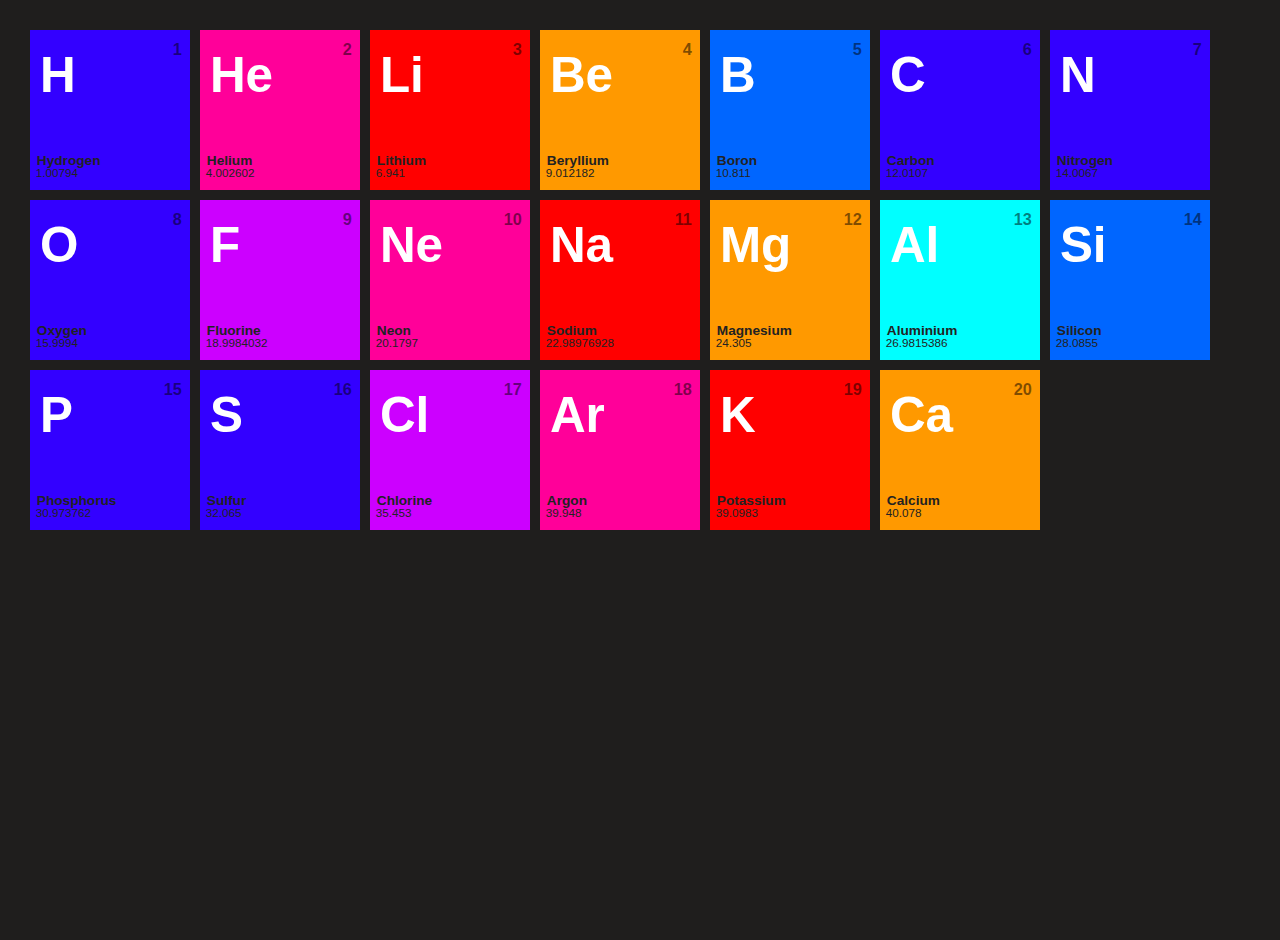
<file: old.html>
<!doctype html>
<html lang="en">
<head>
  
  <meta charset="utf-8" />
  <title>Basic &middot; Isotope Demo</title>
  
  <!--[if lt IE 9]><script src="http://html5shim.googlecode.com/svn/trunk/html5.js"></script><![endif]-->
  
  <link rel="stylesheet" href="css/style.css" />
  

</head>
<body >
  
  
  
  
  <section id="content">

  
  <div id="container">
    
          
    <div class="element other nonmetal   " data-symbol="H" data-category="other">
      <p class="number">1</p>
      <h3 class="symbol">H</h3>
      <h2 class="name">Hydrogen</h2>
      <p class="weight">1.00794</p>
    </div>
    
          
    <div class="element noble-gas nonmetal   " data-symbol="He" data-category="noble-gas">
      <p class="number">2</p>
      <h3 class="symbol">He</h3>
      <h2 class="name">Helium</h2>
      <p class="weight">4.002602</p>
    </div>
    
          
    <div class="element alkali metal   " data-symbol="Li" data-category="alkali">
      <p class="number">3</p>
      <h3 class="symbol">Li</h3>
      <h2 class="name">Lithium</h2>
      <p class="weight">6.941</p>
    </div>
    
          
    <div class="element alkaline-earth metal   " data-symbol="Be" data-category="alkaline-earth">
      <p class="number">4</p>
      <h3 class="symbol">Be</h3>
      <h2 class="name">Beryllium</h2>
      <p class="weight">9.012182</p>
    </div>
    
          
    <div class="element metalloid   " data-symbol="B" data-category="metalloid">
      <p class="number">5</p>
      <h3 class="symbol">B</h3>
      <h2 class="name">Boron</h2>
      <p class="weight">10.811</p>
    </div>
    
          
    <div class="element other nonmetal   " data-symbol="C" data-category="other">
      <p class="number">6</p>
      <h3 class="symbol">C</h3>
      <h2 class="name">Carbon</h2>
      <p class="weight">12.0107</p>
    </div>
    
          
    <div class="element other nonmetal   " data-symbol="N" data-category="other">
      <p class="number">7</p>
      <h3 class="symbol">N</h3>
      <h2 class="name">Nitrogen</h2>
      <p class="weight">14.0067</p>
    </div>
    
          
    <div class="element other nonmetal   " data-symbol="O" data-category="other">
      <p class="number">8</p>
      <h3 class="symbol">O</h3>
      <h2 class="name">Oxygen</h2>
      <p class="weight">15.9994</p>
    </div>
    
          
    <div class="element halogen nonmetal   " data-symbol="F" data-category="halogen">
      <p class="number">9</p>
      <h3 class="symbol">F</h3>
      <h2 class="name">Fluorine</h2>
      <p class="weight">18.9984032</p>
    </div>
    
          
    <div class="element noble-gas nonmetal   " data-symbol="Ne" data-category="noble-gas">
      <p class="number">10</p>
      <h3 class="symbol">Ne</h3>
      <h2 class="name">Neon</h2>
      <p class="weight">20.1797</p>
    </div>
    
          
    <div class="element alkali metal   " data-symbol="Na" data-category="alkali">
      <p class="number">11</p>
      <h3 class="symbol">Na</h3>
      <h2 class="name">Sodium</h2>
      <p class="weight">22.98976928</p>
    </div>
    
          
    <div class="element alkaline-earth metal   " data-symbol="Mg" data-category="alkaline-earth">
      <p class="number">12</p>
      <h3 class="symbol">Mg</h3>
      <h2 class="name">Magnesium</h2>
      <p class="weight">24.305</p>
    </div>
    
          
    <div class="element post-transition metal   " data-symbol="Al" data-category="post-transition">
      <p class="number">13</p>
      <h3 class="symbol">Al</h3>
      <h2 class="name">Aluminium</h2>
      <p class="weight">26.9815386</p>
    </div>
    
          
    <div class="element metalloid   " data-symbol="Si" data-category="metalloid">
      <p class="number">14</p>
      <h3 class="symbol">Si</h3>
      <h2 class="name">Silicon</h2>
      <p class="weight">28.0855</p>
    </div>
    
          
    <div class="element other nonmetal   " data-symbol="P" data-category="other">
      <p class="number">15</p>
      <h3 class="symbol">P</h3>
      <h2 class="name">Phosphorus</h2>
      <p class="weight">30.973762</p>
    </div>
    
          
    <div class="element other nonmetal   " data-symbol="S" data-category="other">
      <p class="number">16</p>
      <h3 class="symbol">S</h3>
      <h2 class="name">Sulfur</h2>
      <p class="weight">32.065</p>
    </div>
    
          
    <div class="element halogen nonmetal   " data-symbol="Cl" data-category="halogen">
      <p class="number">17</p>
      <h3 class="symbol">Cl</h3>
      <h2 class="name">Chlorine</h2>
      <p class="weight">35.453</p>
    </div>
    
          
    <div class="element noble-gas nonmetal   " data-symbol="Ar" data-category="noble-gas">
      <p class="number">18</p>
      <h3 class="symbol">Ar</h3>
      <h2 class="name">Argon</h2>
      <p class="weight">39.948</p>
    </div>
    
          
    <div class="element alkali metal   " data-symbol="K" data-category="alkali">
      <p class="number">19</p>
      <h3 class="symbol">K</h3>
      <h2 class="name">Potassium</h2>
      <p class="weight">39.0983</p>
    </div>
    
          
    <div class="element alkaline-earth metal   " data-symbol="Ca" data-category="alkaline-earth">
      <p class="number">20</p>
      <h3 class="symbol">Ca</h3>
      <h2 class="name">Calcium</h2>
      <p class="weight">40.078</p>
    </div>
    
  </div> <!-- #container -->
  
  <script src="../js/jquery-1.7.1.min.js"></script>
  <script src="../jquery.isotope.min.js"></script>
  <script>
    $(function(){
      
      var $container = $('#container');
      
      $container.isotope({
        itemSelector: '.element'
      });
      
    });
  </script>
  

    
  </section> <!-- #content -->

  
</body>
</html>
</file>
<file: css/style.css>
/* Start: Recommended Isotope styles */

/**** Isotope Filtering ****/

.isotope-item {
  z-index: 2;
}

.isotope-hidden.isotope-item {
  pointer-events: none;
  z-index: 1;
}

/**** Isotope CSS3 transitions ****/

.isotope,
.isotope .isotope-item {
  -webkit-transition-duration: 0.8s;
     -moz-transition-duration: 0.8s;
      -ms-transition-duration: 0.8s;
       -o-transition-duration: 0.8s;
          transition-duration: 0.8s;
}

.isotope {
  -webkit-transition-property: height, width;
     -moz-transition-property: height, width;
      -ms-transition-property: height, width;
       -o-transition-property: height, width;
          transition-property: height, width;
}

.isotope .isotope-item {
  -webkit-transition-property: -webkit-transform, opacity;
     -moz-transition-property:    -moz-transform, opacity;
      -ms-transition-property:     -ms-transform, opacity;
       -o-transition-property:         top, left, opacity;
          transition-property:         transform, opacity;
}

/**** disabling Isotope CSS3 transitions ****/

.isotope.no-transition,
.isotope.no-transition .isotope-item,
.isotope .isotope-item.no-transition {
  -webkit-transition-duration: 0s;
     -moz-transition-duration: 0s;
      -ms-transition-duration: 0s;
       -o-transition-duration: 0s;
          transition-duration: 0s;
}

/* End: Recommended Isotope styles */



/* disable CSS transitions for containers with infinite scrolling*/
.isotope.infinite-scrolling {
  -webkit-transition: none;
     -moz-transition: none;
      -ms-transition: none;
       -o-transition: none;
          transition: none;
}


/**** Base styles ****/

html, body, div, span, object, iframe,
h1, h2, h3, h4, h5, h6, p, blockquote, pre,
abbr, address, cite, code, del, dfn, em, img, ins, kbd, q, samp,
small, strong, sub, sup, var, b, i, dl, dt, dd, ol, ul, li,
fieldset, form, label, legend,
table, caption, tbody, tfoot, thead, tr, th, td,
article, aside, canvas, details, figcaption, figure,
footer, header, hgroup, menu, nav, section, summary,
time, mark, audio, video {
  margin: 0;
  padding: 0;
  border: 0;
  font-size: 100%;
  font: inherit;
  vertical-align: baseline;
}

article, aside, details, figcaption, figure,
footer, header, hgroup, menu, nav, section {
  display: block;
}

body {
  padding: 20px;
  font-family: 'Lucida Sans', 'Lucida Sans Regular', 'Lucida Grande', 'Lucida Sans Unicode', Arial, sans-serif;
  font-size: 13px;
  line-height: 1.7em;
  background: #1F1E1D;
  color: #FFF;
}

h1, h2, h3, p, ul, ol, pre, dl {
  margin-bottom: 1.0em;
}

h1, h2, #super-list, .element, .tagline, #index-list, 
.super-list .link {
  font-family: 'Helvetica Neue', Arial, sans-serif;
}

h1, h2, h3 { font-weight: bold; }

h1 {
  font-size: 32px;
  line-height: 1.1em;
}

h2 {
  font-size: 24px;
  line-height: 1.1em;
}

ul, ol {
  margin-left: 1.5em;
}

a,
a code {
  color: #FB4;
  text-decoration: none;
}

a:hover,
a:hover code { 
  color: #4BF; 
}

a:active,
a:active code {
  color: #1FB;
  background: black;
}

a img { border: none; }

em { font-style: italic; }
strong { font-weight: bold; }

blockquote {
  padding-left: 1.0em;
  margin-left: 1.0em;
  border-left: 1px solid #333;
  font-style: italic;
}

/**** Isotope styles ****/

/* required for containers to inherit vertical size from window */
html,
body {
  height: 100%;
}

#container {
  border: none;
  padding: 5px;
  margin-bottom: 20px;
}

.element {
  width: 160px;
  height: 160px;
  margin: 5px;
  float: left;
  overflow: hidden;
  position: relative;
  background: #888;
  color: #222;
 
}

.element.alkali          { background: #F00; background: hsl(   0, 100%, 50%); }
.element.alkaline-earth  { background: #F80; background: hsl(  36, 100%, 50%); }
.element.lanthanoid      { background: #FF0; background: hsl(  72, 100%, 50%); }
.element.actinoid        { background: #0F0; background: hsl( 108, 100%, 50%); }
.element.transition      { background: #0F8; background: hsl( 144, 100%, 50%); }
.element.post-transition { background: #0FF; background: hsl( 180, 100%, 50%); }
.element.metalloid       { background: #08F; background: hsl( 216, 100%, 50%); }
.element.other.nonmetal  { background: #00F; background: hsl( 252, 100%, 50%); }
.element.halogen         { background: #F0F; background: hsl( 288, 100%, 50%); }
.element.noble-gas       { background: #F08; background: hsl( 324, 100%, 50%); }


.element * {
  position: absolute;
  margin: 0;
}

.element .symbol {
  left: 0.2em;
  top: 0.4em;
  font-size: 3.8em;
  line-height: 1.0em;
  color: #FFF;
}
.element.large .symbol {
  font-size: 4.5em;
}

.element.fake .symbol {
  color: #000;
}

.element .name {
  left: 0.5em;
  bottom: 1.6em;
  font-size: 1.05em;
}

.element .weight {
  font-size: 0.9em;
  left: 0.5em;
  bottom: 0.5em;
}

.element .number {
  font-size: 1.25em;
  font-weight: bold;
  color: hsla(0,0%,0%,.5);
  right: 0.5em;
  top: 0.5em;
}

.variable-sizes .element.width2 { width: 230px; }

.variable-sizes .element.height2 { height: 230px; }

.variable-sizes .element.width2.height2 {
  font-size: 2.0em;
}

.element.large,
.variable-sizes .element.large,
.variable-sizes .element.large.width2.height2 {
  font-size: 3.0em;
  width: 330px;
  height: 330px;
  z-index: 100;
}

.clickable .element:hover {
  cursor: pointer;
}

.clickable .element:hover h3 {
  text-shadow:
    0 0 10px white,
    0 0 10px white
  ;
}

.clickable .element:hover h2 {
  color: white;
}

/**** Example Options ****/

#options {
  padding-bottom: 1.0em;
}

#options h3 {
  margin-bottom: 0.2em;
  font-size: 15px;
}

#options h4 { 
  font-weight: bold;
}

#options ul {
  margin: 0;
  list-style: none;
}

#options ul ul {
  margin-left: 1.5em;
}

#options li {
  float: left;
  margin-bottom: 0.2em;
}

#options li a {
  display: block;
  padding: 0.4em 0.5em;
  background-color: #DDD;
  color: #222;
  font-weight: bold;
  text-shadow: 0 1px hsla( 0, 0%, 100%, 0.5 );
  background-image: -webkit-linear-gradient( top, hsla( 0, 0%, 100%, 0.5 ), hsla( 0, 0%, 100%, 0.0 ) );
  background-image:    -moz-linear-gradient( top, hsla( 0, 0%, 100%, 0.5 ), hsla( 0, 0%, 100%, 0.0 ) );
  background-image:     -ms-linear-gradient( top, hsla( 0, 0%, 100%, 0.5 ), hsla( 0, 0%, 100%, 0.0 ) );
  background-image:      -o-linear-gradient( top, hsla( 0, 0%, 100%, 0.5 ), hsla( 0, 0%, 100%, 0.0 ) );
  background-image:         linear-gradient( top, hsla( 0, 0%, 100%, 0.5 ), hsla( 0, 0%, 100%, 0.0 ) );
}

#options li a:hover {
  background-color: #5BF;
}

#options li a:active {
  background-color: #39D;
  -webkit-box-shadow: inset 0 2px 8px hsla( 0, 0%, 0%, 0.6 );
     -moz-box-shadow: inset 0 2px 8px hsla( 0, 0%, 0%, 0.6 );
       -o-box-shadow: inset 0 2px 8px hsla( 0, 0%, 0%, 0.6 );
          box-shadow: inset 0 2px 8px hsla( 0, 0%, 0%, 0.6 );
}

#options li a {
  border-left:  1px solid hsla( 0, 0%, 100%, 0.3 );
  border-right: 1px solid hsla( 0, 0%,   0%, 0.2 );
}

#options li:first-child a {
  border-radius: 0px 0 0 0px;
  border-left: none;
}

#options li:last-child a {
  border-radius: 0 7px 7px 0;
}

#options li a.selected {
  background-color: #13F;
  text-shadow: none;
  color: white;
}

/* Combination filter options*/

#options .option-combo {
  display: inline-block;
  float: left;
  margin-right: 10px;
}

#options .option-combo ul {
  margin-right: 20px;
  display: inline-block;
}

#options .option-combo h2,
#options .option-combo h4 {
  line-height: 34px;
  margin-bottom: 0;
  margin-right: 5px;
  display: inline-block;
  vertical-align: top;
}

/* Color shapes */

.color-shape {
  width: 70px;
  height: 70px;
  margin: 5px;
  float: left;
}
 
.color-shape.round {
  -webkit-border-radius: 35px;
     -moz-border-radius: 35px;
          border-radius: 35px;
}
 
.color-shape.big.round {
  -webkit-border-radius: 75px;
     -moz-border-radius: 75px;
          border-radius: 75px;
}
 
.color-shape.red { background: red; }
.color-shape.blue { background: blue; }
.color-shape.yellow { background: yellow; }
 
.color-shape.wide, .color-shape.big { width: 150px; }
.color-shape.tall, .color-shape.big { height: 150px; }

.color-shape a {
  display: block;
  height: 100%;
}

.color-shape a:hover {
  background: white;
  background: hsla( 0, 0%, 100%, 0.5 );
}

/**** Horizontal ****/

.horizontal #container {
  height: 80%;
}

#copy {
  max-width: 640px;
}

/**** Photo demo ****/

.photos .photo {
  width: 320px;
  margin: 5px;
  float: left;
}

.photos .photo img {
  display: block;
  width: 100%;
}

#content {
  margin: 0 auto;
}

.demos #content {
  height: 100%;
}

/**** Docs ****/

.docs #content {
  max-width: 640px;
}

.docs #content a:hover {
  border-bottom: 1px dotted;
}

/**** Doc page nav ****/



#site-nav {
  width: 200px;
  position: absolute;
  left: 10px;
  top: 0px;
  padding-top: 20px;
  font-size: 12px;
}

#site-nav h1 {
  font-size: 24px;
  margin-bottom: 0.5em;
  margin-top: 0;
  font-weight: bold;
  font-family: 'Helvetica Neue', Arial, sans-serif;
}

#site-nav h2 {
  font-size: 17px;
  font-weight: normal;
  margin: 0 0 0.3em;
  border-top: none;
}

#site-nav h1 a { color: #4FB; }
#site-nav h1 a:hover { color: #4BF; }

#site-nav ul {
  list-style: none;
  margin: 0 0 1.0em;
  font-weight: bold;
}

#site-nav ul ul { margin-bottom: 0; }

#site-nav ul a {
  display: block;
  border: none;
  padding: 1px 5px;
}

#site-nav ul .current a {
  background: hsla( 0, 0%, 0%, 0.3 );
  color: #1BF;
}
#site-nav ul a:hover,
#site-nav ul .current a:hover { color: white; }
  
#site-nav ul .current .toc a {
  font-size: 12px;
  padding-left: 1.2em;
  font-weight: normal;
}

/**** Doc content ****/

.docs #content h2 {
  border-top: 1px solid #333;
  padding-top: 0.8em;
  margin-bottom: 0.8em;
}

.docs #content h2:target { 
  padding: 10px;
  background: white;
  color: #222;
}

.docs #content h3 {
  color: #FEC;
  background: hsla( 0, 0%, 75%, 0.05 );
  padding: 2px 0.5em;
  margin-bottom: 0.5em;
  font-size: 1.15em;
}

.docs #content h4 {
  margin-bottom: 0.5em;
  font-size: 14px;
}


footer {
  font-size: 12px;
  font-style: italic;
  border-top: 1px solid #333;
  padding: 0.8em 0;
}

pre {
  padding: 10px;
}

pre, code {
  background: black;
  color: white;
  font-family: 'Monaco', monospace, sans-serif;
}

#content code {
  font-size: 12px;
}

#content pre {
  line-height: 1.6em;
}

h3#options {
  padding-bottom: 0;
}

.option-def dl dt,
.option-def dl dd {
  float: left;
  padding: 0 1.2em;;
  background: #161616;
  line-height: 36px;
  height: 36px;
}

.option-def dl.header dt,
.option-def dl.header dd {
  background: #444;
}

.option-def dl .option-type {
  font-size: 13px;
  color: #AAA;
  font-style: italic;
}

.option-def dl dd {
  border-left: 1px solid #222;
}

/* Tagline */

.docs .tagline {
  font-size: 22px;
  font-weight: 300;
}

/* as-is from MIT */

.docs .as-is {
  font-size: 95%;
}

/* Commercial license blurb */

.docs #commercial {
  background: white;
  padding: 10px;
  font-size: 14px;
  color: #1F1F1D;
}

.docs #commercial a { font-weight: bold;}

/**** Pygments ****/

code .s1,
code .s { color: #78BD55; } /* string */
code .mi, /* integer */
code .cp, /* doctype */
code .kc { color: #5298D4; } /*boolean*/
code .k { color: #E39B79; } /* keyword */
code .kd, /* storage */
code .na { color: #A9D866; } /* markup attribute */
code .p  { color: #EDB; } /* punctuation */
code .o  { color: #F63; }   /* operator */
code .nb { color: #AA97AC;} /* support */

/* comment */
code .c,
code .c1 { color: #666; font-style: italic; }

code .nt { color: #A0C8FC; } /* Markup open tag */

code .nf { color: #9EA8B8; } /* css id */
code .nc { color: #A78352; }  /* CSS class */
code .m  { color: #DE8E50; } /* CSS value */
code .nd { color: #9FAD7E; } /* CSS pseudo selector */



/**** Super list ****/


/**** Sites using Isotope ****/

#sites h2 {
  display: none;
  padding: 0.4em;
  line-height: 32px;
  margin-bottom: 0.4em;
  -webkit-transition: background-color 0.8s;
     -moz-transition: background-color 0.8s;
       -o-transition: background-color 0.8s;
          transition: background-color 0.8s;
}

#sites h2 img {
  display: inline-block;
  margin-right: 0.4em;
  vertical-align: bottom;
}

#sites h2.loading {
  background: white;
  color: #222;
}
#sites h2.error {
  background: red;
  color: #222;
}


#sites ul {
  margin: 0;
}

.super-list .example {
  list-style: none;
  float: left;
  width: 230px;
  margin: 5px;
}

.super-list .example a,
.super-list .example b,
.super-list .example img {
  display: block;
}

.super-list .example img { width: 100%; }

.super-list .example a {
  background: #1F1E1D;
}

.super-list .example a:hover {
  background: white;
  color: #111;
}

.super-list .example b { 
  font-weight: bold;
  line-height: 1.3em;
  padding: 3px;
  padding-top: 8px;
}

.super-list .link {
  float: left;
  position: relative;
  font-size: 24px;
  line-height: 1.2em;
  font-weight: 300;
  margin: 5px;
}

.super-list .link {
  width: 230px;
  height: 110px;
}

.super-list .link a {
  display: block;
  padding: 10px;
  padding-left: 65px;
  height: 90px;
  background: #1F1E1D;
  color: #FE5;
  -webkit-border-radius: 14px;
     -moz-border-radius: 14px;
          border-radius: 14px;
}

.super-list .link a:before {
  content: '➔';
  font-size: 70px;
  position: absolute;
  top: 30px;
  left: 5px;
  -webkit-transform: rotate(90deg);
     -moz-transform: rotate(90deg);
      -ms-transform: rotate(90deg);
       -o-transform: rotate(90deg);
          transform: rotate(90deg);
}

.super-list .link.away a:before {
  top: 25px;
  left: 0px;
  -webkit-transform: rotate(-45deg);
     -moz-transform: rotate(-45deg);
      -ms-transform: rotate(-45deg);
       -o-transform: rotate(-45deg);
          transform: rotate(-45deg);
}

.super-list .link a:hover {
  background: #E58;
  color: white;
}

.super-list .feature .name {
  bottom: auto;
  top: 140px;
  left: 18px;
  font-size: 20px;
}

/**** BIG Graph ****/

.big-graph {
  background: white;
  height: 600px;
  margin: 20px auto;
}

.big-graph .project {
  width: 45px;
  height: 45px;
  float: left;
}

.big-graph .project .icon {
  pointer-events: none;
  width: 31px;
  height: 31px;
  background: white;
  margin-left: 7px;
  -webkit-transition: -webkit-transform 0.25s;
     -moz-transition: -moz-transform    0.25s;
      -ms-transition: -ms-transform     0.25s;
       -o-transition: -o-transform      0.25s;
          transition: transform         0.25s;
}

.big-graph .project:hover {
  z-index: 5;
  
}

.big-graph .project:hover .icon {
  -webkit-transform: scale(3);
     -moz-transform: scale(3);
      -ms-transform: scale(3);
       -o-transform: scale(3);
          transform: scale(3);
}

.big-graph .project.commercial .icon { background: #6B6B6B; }
.big-graph .project.urbanism .icon { background: #00CF00; }
.big-graph .project.public-space .icon { background: #FF8D00; }
.big-graph .project.culture .icon { background: #D61919; }
.big-graph .project.body-culture .icon { background: #00ECFF; }
.big-graph .project.health .icon { background: #FF2251; }
.big-graph .project.education .icon { background: #00A700; }
.big-graph .project.housing .icon { background: #FF02FF; }
.big-graph .project.hotel .icon { background: #0000C3; }
.big-graph .project.media .icon { background: #292929; }

.big-graph .project p {
  line-height: 14px;
  font-size: 10.5px;
  color: black;
  margin-left: 7px;
}

/**** Infinite Scroll ****/

#infscr-loading {
  position: fixed;
  text-align: center;
  bottom: 30px;
  left: 42%;
  z-index: 100;
  background: white;
  background: hsla( 0, 0%, 100%, 0.9 );
  padding: 20px;
  color: #222;
  font-size: 15px;
  font-weight: bold;
  -webkit-border-radius: 10px;
     -moz-border-radius: 10px;
          border-radius: 10px;
}



/* The Magnificent Clearfix: nicolasgallagher.com/micro-clearfix-hack/ */
.clearfix:before, .clearfix:after { content: ""; display: table; }
.clearfix:after { clear: both; }
.clearfix { zoom: 1; }

.Myproject {
	display: block;
	
	border: 1px solid red;
	
}


.showProject{
	display: block;
	background-color: grey;
	color: red;
	font-size: 18px;
	position: relative;
	top: 100px;
}
</file>
<file: ElasticSlideshow/css/style.css>
.ei-slider{
	position: relative;
	width: 100%;
	max-width: 1920px;
	height: 400px;
	margin: 0 auto;
}
.ei-slider-loading{
	width: 100%;
	height: 100%;
	position: absolute;
	top: 0px;
	left: 0px;
	z-index:999;
	background: rgba(0,0,0,0.9);
	color: #fff;
	text-align: center;
	line-height: 400px;
}
.ei-slider-large{
	height: 100%;
	width: 100%;
	position:relative;
	overflow: hidden;
}
.ei-slider-large li{
	position: absolute;
	top: 0px;
	left: 0px;
	overflow: hidden;
	height: 100%;
	width: 100%;
}
.ei-slider-large li img{
	width: 100%;
}
.ei-title{
	position: absolute;
	right: 50%;
	margin-right: 13%;
	top: 30%;
}
.ei-title h2, .ei-title h3{
	text-align: right;
}
.ei-title h2{
	font-size: 40px;
	line-height: 50px;
	font-family: 'Playfair Display', serif;
	font-style: italic;
	color: #b5b5b5;
}
.ei-title h3{
	font-size: 70px;
	line-height: 70px;
	font-family: 'Open Sans Condensed', sans-serif;
	text-transform: uppercase;
	color: #000;
}
.ei-slider-thumbs{
	height: 13px;
	margin: 0 auto;
	position: relative;
}
.ei-slider-thumbs li{
	position: relative;
	float: left;
	height: 100%;
}
.ei-slider-thumbs li.ei-slider-element{
	top: 0px;
	left: 0px;
	position: absolute;
	height: 100%;
	z-index: 10;
	text-indent: -9000px;
	background: #000;
	background: rgba(0,0,0,0.9);
}
.ei-slider-thumbs li a{
	display: block;
	text-indent: -9000px;
	background: #666 ;
	width: 100%;
	height: 100%;
	cursor: pointer;
	-webkit-box-shadow: 
        0px 1px 1px 0px rgba(0,0,0,0.3), 
        0px 1px 0px 1px rgba(255,255,255,0.5);
	-moz-box-shadow: 
        0px 1px 1px 0px rgba(0,0,0,0.3), 
        0px 1px 0px 1px rgba(255,255,255,0.5);
	box-shadow: 
        0px 1px 1px 0px rgba(0,0,0,0.3), 
        0px 1px 0px 1px rgba(255,255,255,0.5);
	-webkit-transition: background 0.2s ease;
    -moz-transition: background 0.2s ease;
    -o-transition: background 0.2s ease;
    -ms-transition: background 0.2s ease;
    transition: background 0.2s ease;
}
.ei-slider-thumbs li a:hover{
	background-color: #f0f0f0;
}
.ei-slider-thumbs li img{
	position: absolute;
	bottom: 50px;
	opacity: 0;
	z-index: 999;
	max-width: 100%;
	-webkit-transition: all 0.4s ease;
    -moz-transition: all 0.4s ease;
    -o-transition: all 0.4s ease;
    -ms-transition: all 0.4s ease;
    transition: all 0.4s ease;
	-webkit-box-reflect: 
        below 0px -webkit-gradient(
            linear, 
            left top, 
            left bottom, 
            from(transparent), 
            color-stop(50%, transparent), 
            to(rgba(255,255,255,0.3))
            );
	-ms-filter: "progid:DXImageTransform.Microsoft.Alpha(Opacity=0)";
}
.ei-slider-thumbs li:hover img{
	opacity: 1;
	bottom: 13px;
	-ms-filter: "progid:DXImageTransform.Microsoft.Alpha(Opacity=100)";
}
@media screen and (max-width: 830px) {
	.ei-title{
		position: absolute;
		right: 0px;
		margin-right: 0px;
		width: 100%;
		text-align: center;
		top: auto;
		bottom: 10px;
		background: #fff;
		background: rgba(255,255,255,0.9);
		padding: 5px 0;
	}
	.ei-title h2, .ei-title h3{
		text-align: center;
	}
	.ei-title h2{
		font-size: 20px;
		line-height: 24px;
	}
	.ei-title h3{
		font-size: 30px;
		line-height: 40px;
	}
}
</file>
<file: ElasticSlideshow/css/noscript.css>
.ei-slider{
	height: auto;
}
.ei-slider-thumbs{
	display: none;
}
.ei-slider-large li{
	position: relative;
}
</file>
<file: ElasticSlideshow/css/demo.css>
@import url('reset.css');

/* General Demo Style */
body{
	background: #fff;
	color: #000;
	font-family: 'Open Sans Condensed', sans-serif;
	font-size: 13px;
}
a{
	color: #555;
	text-decoration: none;
}
a:hover{
	color: #000;
}
.clr{
	clear: both;
}
.wrapper{
	position: relative;
	width: 100%;
}
.wrapper p{
	clear: both;
	font-size: 24px;
	line-height: 40px;
	text-align: center;
}
.reference{
	padding-top: 40px;
}
h1{
	font-size: 34px;
	position:relative;
	color: #000;
	font-weight: 400;
	text-shadow: 0px 0px 1px rgba(0,0,0,0.3);
    padding: 20px;
	z-index:1000;
	text-transform: uppercase;
	text-align: center;
}
h1 span{
	font-family: 'Playfair Display', serif;
	font-style: italic;
	text-transform: none;
	font-size: 20px;
}
/* Header Style */
.header{
	font-family:"Lucida Grande", Tahoma, Verdana, Arial, sans-serif;
	font-size: 10px;
	padding: 3px 5px;
	background: #000;
	opacity: 0.9;
	text-transform: uppercase;
	text-shadow: 1px 1px 1px rgba(0,0,0,0.8);
	-moz-box-shadow: 0px 1px 4px rgba(0,0,0,0.6);
	-webkit-box-shadow: 0px 1px 4px rgba(0,0,0,0.6);
	box-shadow: 0px 1px 4px rgba(0,0,0,0.6);
}
.header a{
	line-height: 18px;
	padding: 0 4px;
	letter-spacing: 1px;
	text-shadow: 1px 1px 1px #000;
	color: #ddd;
}
.header a:hover{
	color: #fff;
}
.header a span{
	font-weight: bold;
}
.header span.right{
	float: right;
}
@media screen and (max-width: 860px) {
	.header a{
		display: block;
		text-align: center;
		font-size: 10px;
		text-shadow: none;
	}
	.header span.right{
		float: none;
	}
}
</file>
